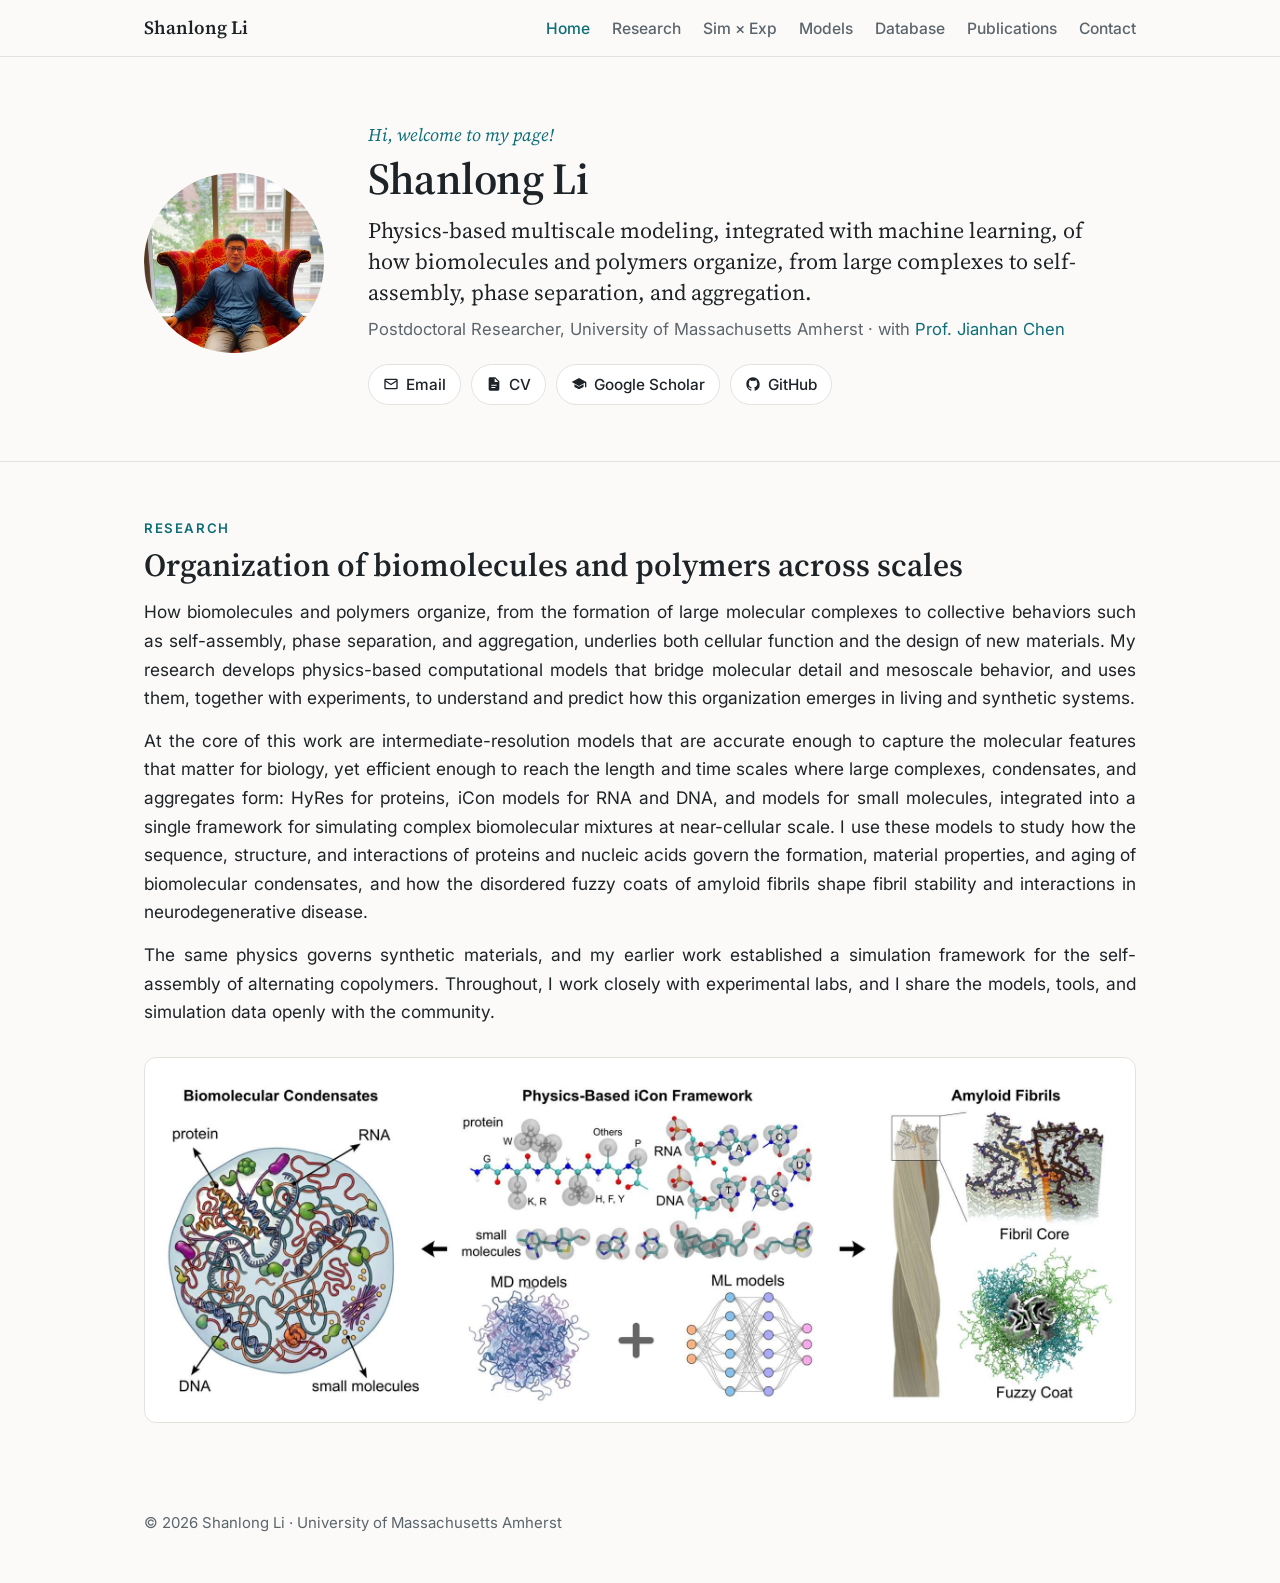
<file: index.html>
<!DOCTYPE html>
<html lang="en">
<head>
<meta charset="UTF-8">
<meta name="viewport" content="width=device-width, initial-scale=1.0">
<title>Shanlong Li — Multiscale Modeling of Biomolecules and Polymers</title>
<meta name="description" content="Shanlong Li, postdoctoral researcher at UMass Amherst, develops physics-based multiscale models, integrated with machine learning, to study biomolecular condensates, amyloid fibrils, and polymer self-assembly.">
<meta property="og:title" content="Shanlong Li — Multiscale Modeling of Biomolecules and Polymers">
<meta property="og:description" content="Physics-based multiscale modeling, integrated with machine learning, of how biomolecules and polymers organize, from large complexes to self-assembly, phase separation, and aggregation.">
<meta property="og:type" content="website">
<meta property="og:url" content="https://lslumass.github.io/">
<meta property="og:image" content="https://lslumass.github.io/images/profile.jpg">
<link rel="preconnect" href="https://fonts.googleapis.com">
<link rel="preconnect" href="https://fonts.gstatic.com" crossorigin>
<link href="https://fonts.googleapis.com/css2?family=Inter:wght@400;500;600&family=Source+Serif+4:opsz,wght@8..60,500;8..60,600&display=swap" rel="stylesheet">
<link rel="stylesheet" href="css/site.css?v=20261119c">
<link rel="icon" href="favicon.ico" sizes="any">
<link rel="icon" type="image/png" href="images/icon-192.png">
<link rel="apple-touch-icon" href="apple-touch-icon.png">
</head>
<body>

<nav class="nav" aria-label="Site">
  <div class="wrap">
    <a class="brand" href="index.html">Shanlong Li</a>
    <ul>
      <li><a href="index.html" aria-current="page">Home</a></li>
      <li><a href="research.html">Research</a></li>
      <li><a href="collaborations.html">Sim × Exp</a></li>
      <li><a href="models.html">Models</a></li>
      <li><a href="database.html">Database</a></li>
      <li><a href="publications.html">Publications</a></li>
      <li><a href="contact.html">Contact</a></li>
    </ul>
  </div>
</nav>

<header class="hero" id="top">
  <div class="wrap">
    <img src="images/profile.jpg" alt="Portrait of Shanlong Li" width="180" height="180">
    <div>
      <p class="welcome">Hi, welcome to my page!</p>
      <h1>Shanlong Li</h1>
      <p class="tagline">Physics-based multiscale modeling, integrated with machine learning, of how biomolecules and polymers organize, from large complexes to self-assembly, phase separation, and aggregation.</p>
      <p class="role">Postdoctoral Researcher, University of Massachusetts Amherst · with <a href="https://mdlab-um.github.io/lab/" target="_blank" rel="noopener">Prof. Jianhan Chen</a></p>
      <div class="links">
        <a class="btn" href="mailto:shanlongli@umass.edu">
          <svg viewBox="0 0 24 24" aria-hidden="true"><path d="M4 4h16a2 2 0 0 1 2 2v12a2 2 0 0 1-2 2H4a2 2 0 0 1-2-2V6a2 2 0 0 1 2-2zm0 2v.4l8 5.1 8-5.1V6H4zm16 2.75-8 5.1-8-5.1V18h16V8.75z"/></svg>Email</a>
        <a class="btn" href="cv.pdf" target="_blank" rel="noopener">
          <svg viewBox="0 0 24 24" aria-hidden="true"><path d="M6 2h8l6 6v12a2 2 0 0 1-2 2H6a2 2 0 0 1-2-2V4a2 2 0 0 1 2-2zm7 1.5V9h5.5L13 3.5zM8 13v1.6h8V13H8zm0 3.4V18h6v-1.6H8z"/></svg>CV</a>
        <a class="btn" href="https://scholar.google.com/citations?user=8XlBe40AAAAJ&hl=en" target="_blank" rel="noopener">
          <svg viewBox="0 0 24 24" aria-hidden="true"><path d="M12 3 1 9l11 6 9-4.91V17h2V9L12 3zm-6.82 9.4v4L12 20l6.82-3.6v-4L12 16l-6.82-3.6z"/></svg>Google Scholar</a>
        <a class="btn" href="https://github.com/lslumass" target="_blank" rel="noopener">
          <svg viewBox="0 0 24 24" aria-hidden="true"><path d="M12 2C6.48 2 2 6.5 2 12.25c0 4.52 2.87 8.36 6.84 9.72.5.09.66-.22.66-.48l-.01-1.7c-2.78.62-3.37-1.36-3.37-1.36-.45-1.18-1.11-1.49-1.11-1.49-.91-.64.07-.63.07-.63 1 .07 1.53 1.06 1.53 1.06.9 1.56 2.36 1.11 2.94.85.09-.66.35-1.11.63-1.36-2.22-.26-4.56-1.14-4.56-5.05 0-1.12.39-2.04 1.03-2.76-.1-.26-.45-1.29.1-2.68 0 0 .84-.28 2.76 1.05a9.15 9.15 0 0 1 5.02 0c1.93-1.33 2.76-1.05 2.76-1.05.55 1.39.2 2.41.1 2.68.64.72 1.03 1.64 1.03 2.76 0 3.92-2.34 4.78-4.57 5.04.36.32.68.95.68 1.91l-.01 2.84c0 .26.17.57.67.47A10.1 10.1 0 0 0 22 12.25C22 6.58 17.52 2 12 2z"/></svg>GitHub</a>
      </div>
    </div>
  </div>
</header>

<main>

<section id="summary" class="home-summary">
  <div class="wrap">
    <p class="eyebrow">Research</p>
    <h2>Organization of biomolecules and polymers across scales</h2>
    <div class="home-text">
      <p>How biomolecules and polymers organize, from the formation of large molecular complexes to collective behaviors such as self-assembly, phase separation, and aggregation, underlies both cellular function and the design of new materials. My research develops physics-based computational models that bridge molecular detail and mesoscale behavior, and uses them, together with experiments, to understand and predict how this organization emerges in living and synthetic systems.</p>
      <p>At the core of this work are intermediate-resolution models that are accurate enough to capture the molecular features that matter for biology, yet efficient enough to reach the length and time scales where large complexes, condensates, and aggregates form: HyRes for proteins, iCon models for RNA and DNA, and models for small molecules, integrated into a single framework for simulating complex biomolecular mixtures at near-cellular scale. I use these models to study how the sequence, structure, and interactions of proteins and nucleic acids govern the formation, material properties, and aging of biomolecular condensates, and how the disordered fuzzy coats of amyloid fibrils shape fibril stability and interactions in neurodegenerative disease.</p>
      <p>The same physics governs synthetic materials, and my earlier work established a simulation framework for the self-assembly of alternating copolymers. Throughout, I work closely with experimental labs, and I share the models, tools, and simulation data openly with the community.</p>
    </div>
    <figure class="home-overview">
      <img src="images/home_overview.jpg" alt="Physics-based iCon framework: intermediate-resolution protein, nucleic acid, and small-molecule models combined with machine learning, applied to biomolecular condensates and amyloid fibrils with their fuzzy coats" width="2050" height="704" loading="lazy">
    </figure>
  </div>
</section>


</main>

<footer>
  <div class="wrap">© 2026 Shanlong Li · University of Massachusetts Amherst</div>
</footer>
</body>
</html>
</file>
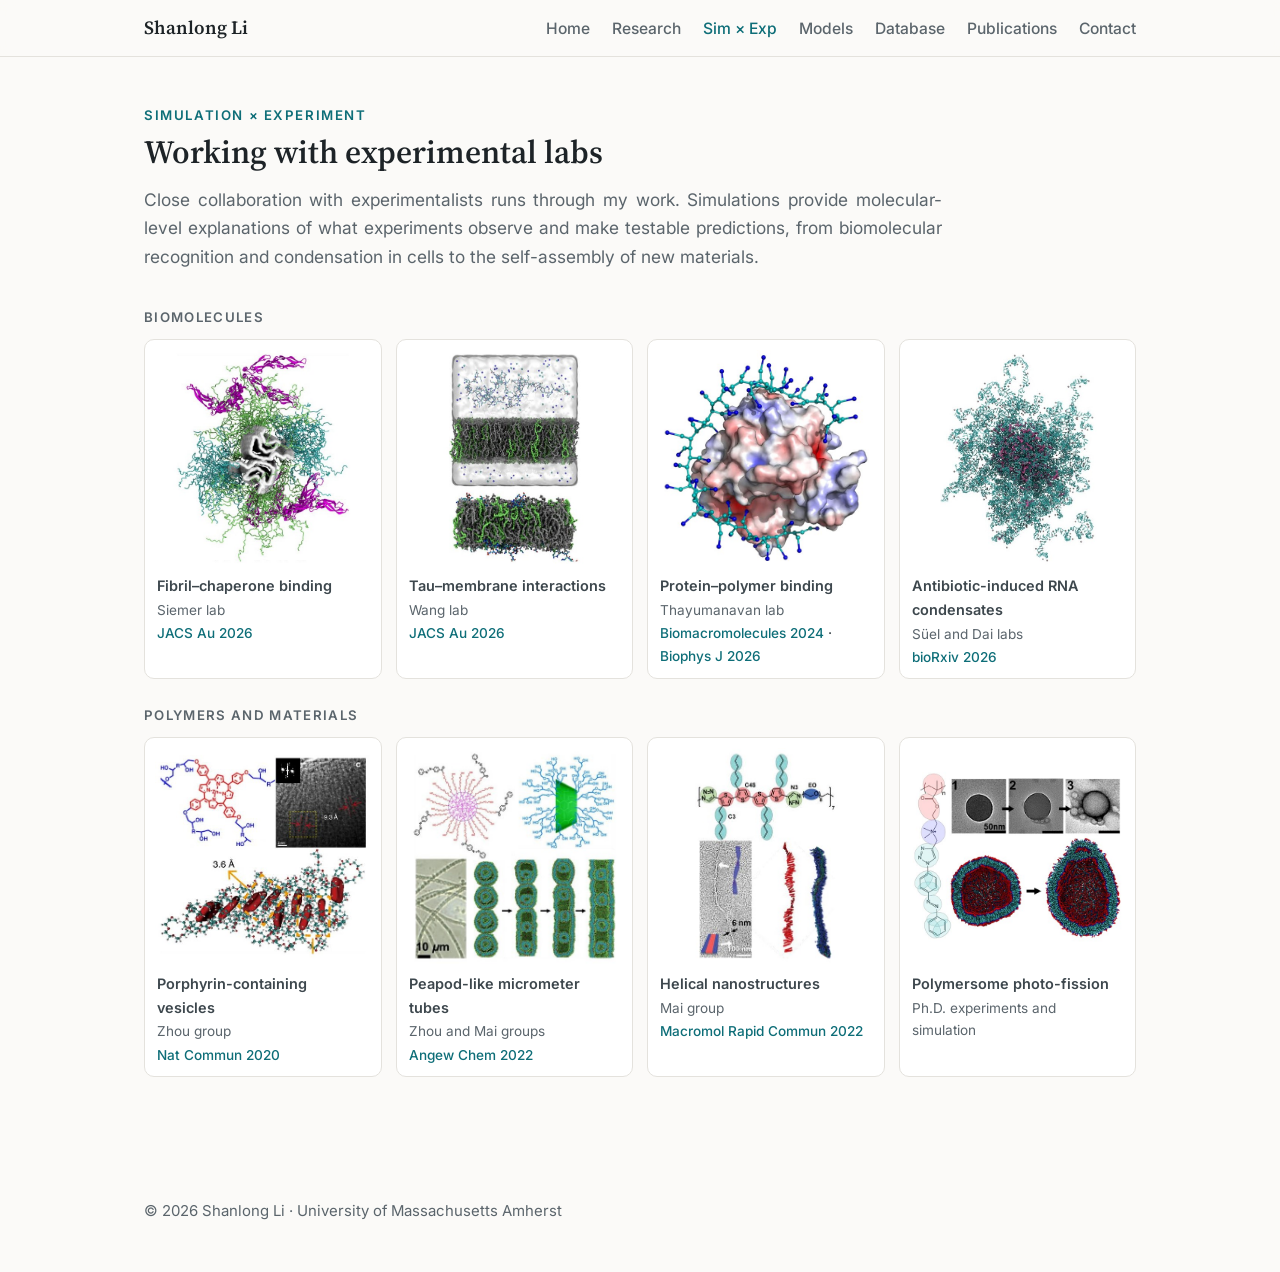
<file: collaborations.html>
<!DOCTYPE html>
<html lang="en">
<head>
<meta charset="UTF-8">
<meta name="viewport" content="width=device-width, initial-scale=1.0">
<title>Simulation × Experiment — Shanlong Li</title>
<meta name="description" content="Shanlong Li, postdoctoral researcher at UMass Amherst, develops physics-based multiscale models, integrated with machine learning, to study biomolecular condensates, amyloid fibrils, and polymer self-assembly.">
<meta property="og:title" content="Simulation × Experiment — Shanlong Li">
<meta property="og:description" content="Physics-based multiscale modeling, integrated with machine learning, of how biomolecules and polymers organize, from large complexes to self-assembly, phase separation, and aggregation.">
<meta property="og:type" content="website">
<meta property="og:url" content="https://lslumass.github.io/collaborations.html">
<meta property="og:image" content="https://lslumass.github.io/images/profile.jpg">
<link rel="preconnect" href="https://fonts.googleapis.com">
<link rel="preconnect" href="https://fonts.gstatic.com" crossorigin>
<link href="https://fonts.googleapis.com/css2?family=Inter:wght@400;500;600&family=Source+Serif+4:opsz,wght@8..60,500;8..60,600&display=swap" rel="stylesheet">
<link rel="stylesheet" href="css/site.css?v=20261119c">
<link rel="icon" href="favicon.ico" sizes="any">
<link rel="icon" type="image/png" href="images/icon-192.png">
<link rel="apple-touch-icon" href="apple-touch-icon.png">
</head>
<body>

<nav class="nav" aria-label="Site">
  <div class="wrap">
    <a class="brand" href="index.html">Shanlong Li</a>
    <ul>
      <li><a href="index.html">Home</a></li>
      <li><a href="research.html">Research</a></li>
      <li><a href="collaborations.html" aria-current="page">Sim × Exp</a></li>
      <li><a href="models.html">Models</a></li>
      <li><a href="database.html">Database</a></li>
      <li><a href="publications.html">Publications</a></li>
      <li><a href="contact.html">Contact</a></li>
    </ul>
  </div>
</nav>

<main>

<section id="collaborations" class="page-top">
  <div class="wrap">
    <p class="eyebrow">Simulation × Experiment</p>
    <h2>Working with experimental labs</h2>
    <p class="lede">Close collaboration with experimentalists runs through my work. Simulations provide molecular-level explanations of what experiments observe and make testable predictions, from biomolecular recognition and condensation in cells to the self-assembly of new materials.</p>
    <p class="tiles-label">Biomolecules</p>
    <div class="tiles collab-grid">
        <figure class="tile collab-card">
          <img src="images/collab_fibril_chaperone.jpg" alt="Chaperones binding the fuzzy coat of an α-synuclein fibril" width="600" height="600" loading="lazy">
          <figcaption><span>Fibril–chaperone binding</span><span class="lab">Siemer lab</span><span class="refs"><a href="https://doi.org/10.1021/jacsau.5c01266" target="_blank" rel="noopener">JACS Au 2026</a></span></figcaption>
        </figure>
        <figure class="tile collab-card">
          <img src="images/collab_tau_membrane.jpg" alt="Tau protein interacting with a lipid bilayer" width="600" height="600" loading="lazy">
          <figcaption><span>Tau–membrane interactions</span><span class="lab">Wang lab</span><span class="refs"><a href="https://doi.org/10.1021/jacsau.5c01563" target="_blank" rel="noopener">JACS Au 2026</a></span></figcaption>
        </figure>
        <figure class="tile collab-card">
          <img src="images/collab_protein_polymer.jpg" alt="Polymer chain wrapping a protein surface" width="600" height="600" loading="lazy">
          <figcaption><span>Protein–polymer binding</span><span class="lab">Thayumanavan lab</span><span class="refs"><a href="https://doi.org/10.1021/acs.biomac.4c00850" target="_blank" rel="noopener">Biomacromolecules 2024</a> · <a href="https://doi.org/10.1016/j.bpj.2025.11.012" target="_blank" rel="noopener">Biophys J 2026</a></span></figcaption>
        </figure>
        <figure class="tile collab-card">
          <img src="images/collab_antibiotic_rna.jpg" alt="Antibiotic-induced RNA condensate" width="600" height="600" loading="lazy">
          <figcaption><span>Antibiotic-induced RNA condensates</span><span class="lab">Süel and Dai labs</span><span class="refs"><a href="https://doi.org/10.64898/2026.08.17.745126" target="_blank" rel="noopener">bioRxiv 2026</a></span></figcaption>
        </figure>
    </div>
    <p class="tiles-label">Polymers and materials</p>
    <div class="tiles collab-grid">
        <figure class="tile collab-card">
          <img src="images/poly_porphyrin.jpg" alt="Porphyrin arrangement in supramolecular polymer vesicles" width="600" height="600" loading="lazy">
          <figcaption><span>Porphyrin-containing vesicles</span><span class="lab">Zhou group</span><span class="refs"><a href="https://doi.org/10.1038/s41467-020-15427-1" target="_blank" rel="noopener">Nat Commun 2020</a></span></figcaption>
        </figure>
        <figure class="tile collab-card">
          <img src="images/poly_hierarchical.jpg" alt="Hierarchical self-assembly into peapod-like micrometer tubes" width="600" height="600" loading="lazy">
          <figcaption><span>Peapod-like micrometer tubes</span><span class="lab">Zhou and Mai groups</span><span class="refs"><a href="https://doi.org/10.1002/anie.202213178" target="_blank" rel="noopener">Angew Chem 2022</a></span></figcaption>
        </figure>
        <figure class="tile collab-card">
          <img src="images/poly_nanosheet.jpg" alt="Helical nanostructures from a rod–coil alternating copolymer" width="600" height="600" loading="lazy">
          <figcaption><span>Helical nanostructures</span><span class="lab">Mai group</span><span class="refs"><a href="https://doi.org/10.1002/marc.202200437" target="_blank" rel="noopener">Macromol Rapid Commun 2022</a></span></figcaption>
        </figure>
        <figure class="tile collab-card">
          <img src="images/poly_photofission.jpg" alt="Light-triggered fission of polymersomes, from microscopy and simulation" width="600" height="600" loading="lazy">
          <figcaption><span>Polymersome photo-fission</span><span class="lab">Ph.D. experiments and simulation</span><span class="refs"></span></figcaption>
        </figure>
    </div>
  </div>
</section>

</main>

<footer>
  <div class="wrap">© 2026 Shanlong Li · University of Massachusetts Amherst</div>
</footer>
</body>
</html>
</file>
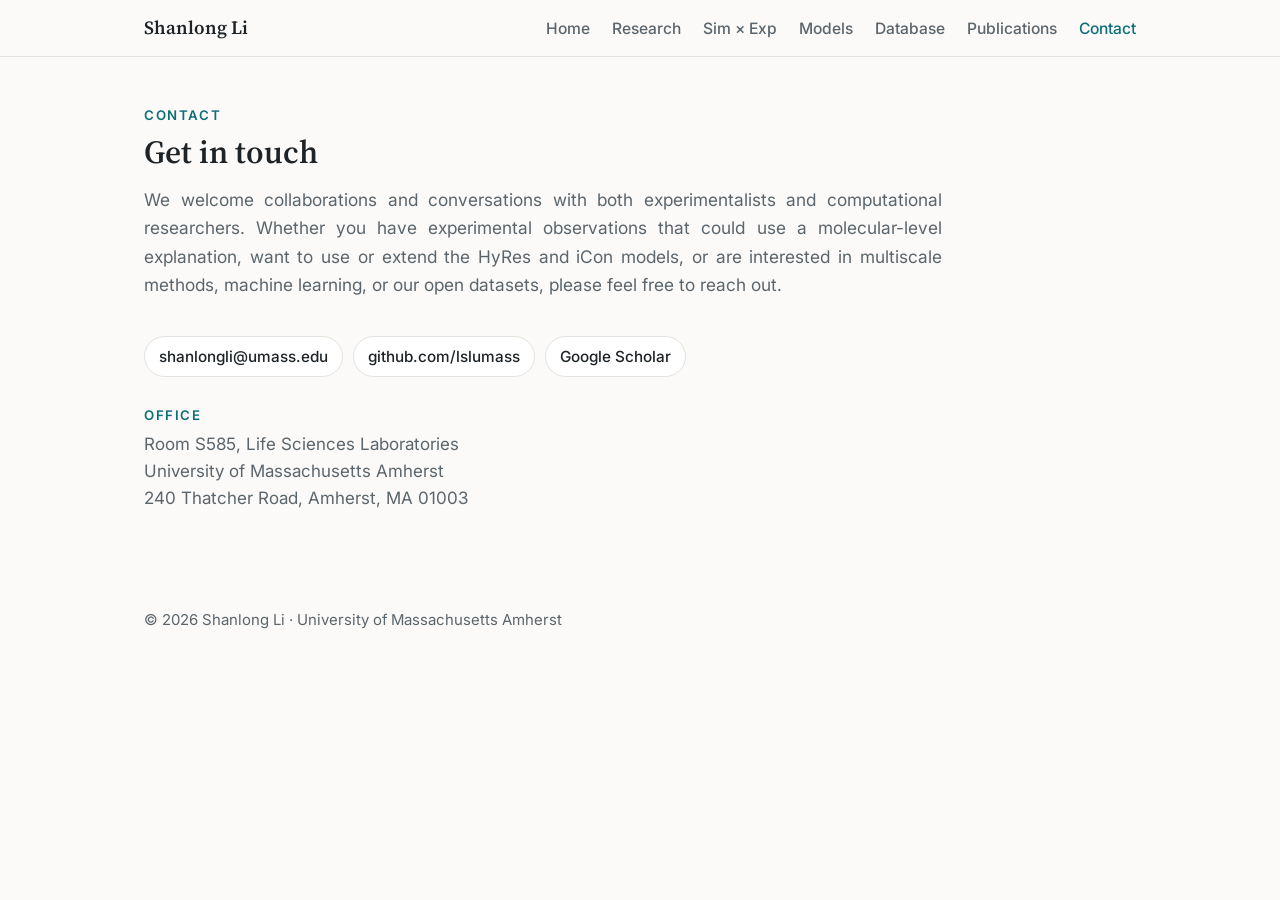
<file: contact.html>
<!DOCTYPE html>
<html lang="en">
<head>
<meta charset="UTF-8">
<meta name="viewport" content="width=device-width, initial-scale=1.0">
<title>Contact — Shanlong Li</title>
<meta name="description" content="Shanlong Li, postdoctoral researcher at UMass Amherst, develops physics-based multiscale models, integrated with machine learning, to study biomolecular condensates, amyloid fibrils, and polymer self-assembly.">
<meta property="og:title" content="Contact — Shanlong Li">
<meta property="og:description" content="Physics-based multiscale modeling, integrated with machine learning, of how biomolecules and polymers organize, from large complexes to self-assembly, phase separation, and aggregation.">
<meta property="og:type" content="website">
<meta property="og:url" content="https://lslumass.github.io/contact.html">
<meta property="og:image" content="https://lslumass.github.io/images/profile.jpg">
<link rel="preconnect" href="https://fonts.googleapis.com">
<link rel="preconnect" href="https://fonts.gstatic.com" crossorigin>
<link href="https://fonts.googleapis.com/css2?family=Inter:wght@400;500;600&family=Source+Serif+4:opsz,wght@8..60,500;8..60,600&display=swap" rel="stylesheet">
<link rel="stylesheet" href="css/site.css?v=20261119c">
<link rel="icon" href="favicon.ico" sizes="any">
<link rel="icon" type="image/png" href="images/icon-192.png">
<link rel="apple-touch-icon" href="apple-touch-icon.png">
</head>
<body>

<nav class="nav" aria-label="Site">
  <div class="wrap">
    <a class="brand" href="index.html">Shanlong Li</a>
    <ul>
      <li><a href="index.html">Home</a></li>
      <li><a href="research.html">Research</a></li>
      <li><a href="collaborations.html">Sim × Exp</a></li>
      <li><a href="models.html">Models</a></li>
      <li><a href="database.html">Database</a></li>
      <li><a href="publications.html">Publications</a></li>
      <li><a href="contact.html" aria-current="page">Contact</a></li>
    </ul>
  </div>
</nav>

<main>

<section id="contact" class="page-top">
  <div class="wrap">
    <p class="eyebrow">Contact</p>
    <h2>Get in touch</h2>
    <p class="lede">We welcome collaborations and conversations with both experimentalists and computational researchers. Whether you have experimental observations that could use a molecular-level explanation, want to use or extend the HyRes and iCon models, or are interested in multiscale methods, machine learning, or our open datasets, please feel free to reach out.</p>
    <div class="contact-grid">
      <a class="btn" href="mailto:shanlongli@umass.edu">shanlongli@umass.edu</a>
      <a class="btn" href="https://github.com/lslumass" target="_blank" rel="noopener">github.com/lslumass</a>
      <a class="btn" href="https://scholar.google.com/citations?user=8XlBe40AAAAJ&hl=en" target="_blank" rel="noopener">Google Scholar</a>
    </div>
    <address class="office">
      <span class="office-label">Office</span>
      Room S585, Life Sciences Laboratories<br>
      University of Massachusetts Amherst<br>
      240 Thatcher Road, Amherst, MA 01003
    </address>
  </div>
</section>

</main>

<footer>
  <div class="wrap">© 2026 Shanlong Li · University of Massachusetts Amherst</div>
</footer>
</body>
</html>
</file>
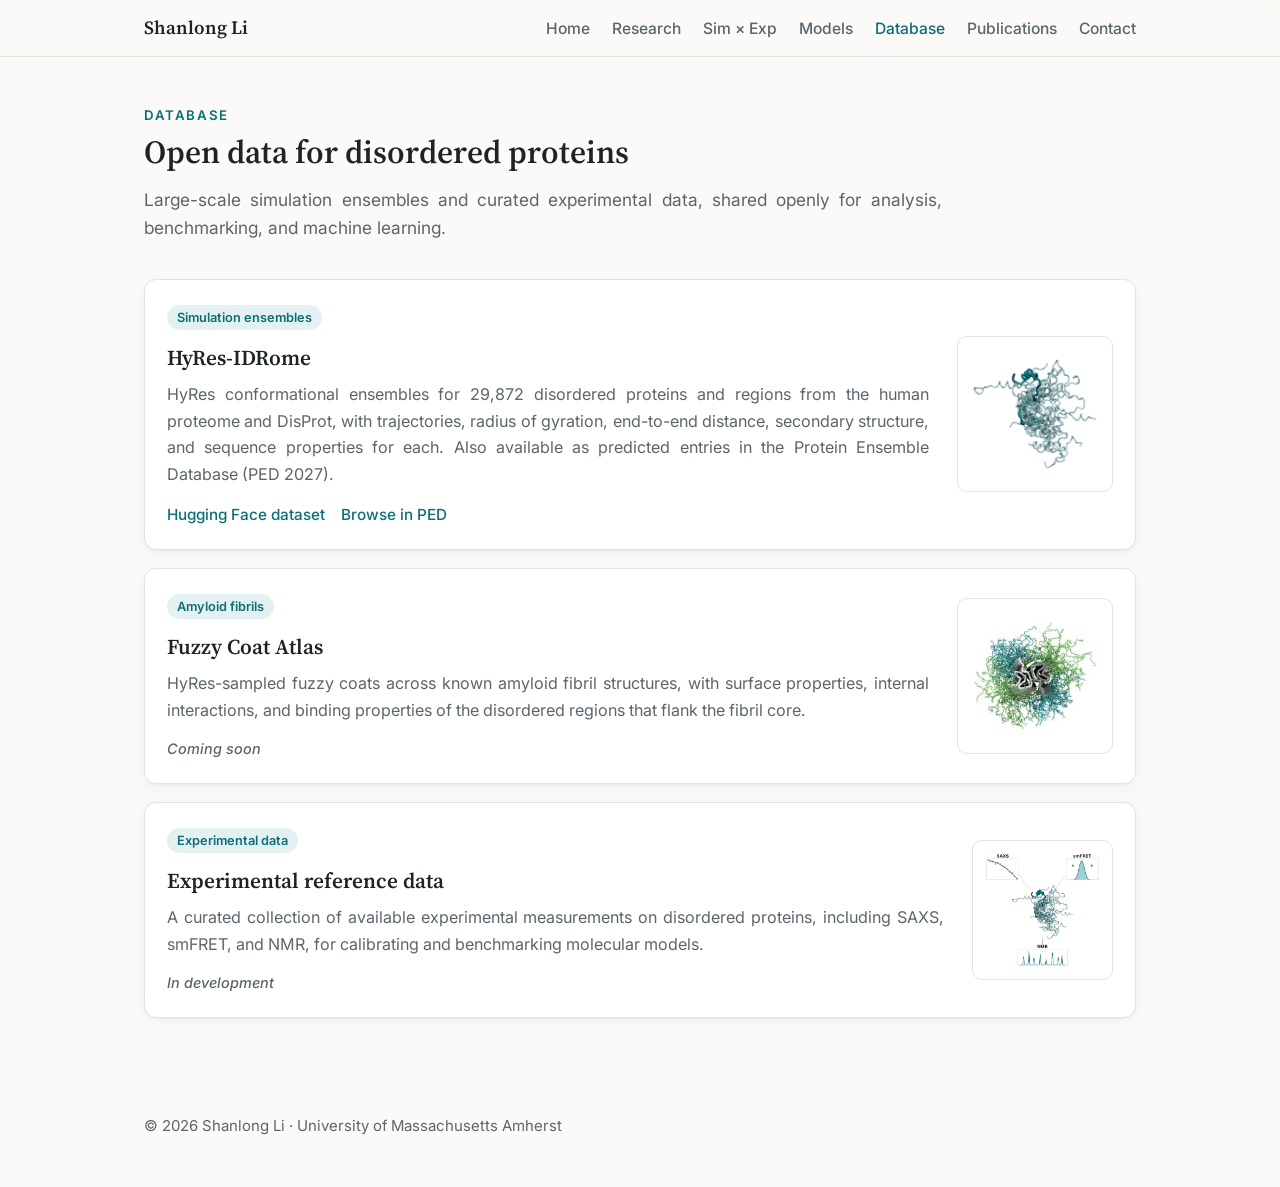
<file: database.html>
<!DOCTYPE html>
<html lang="en">
<head>
<meta charset="UTF-8">
<meta name="viewport" content="width=device-width, initial-scale=1.0">
<title>Database — Shanlong Li</title>
<meta name="description" content="Shanlong Li, postdoctoral researcher at UMass Amherst, develops physics-based multiscale models, integrated with machine learning, to study biomolecular condensates, amyloid fibrils, and polymer self-assembly.">
<meta property="og:title" content="Database — Shanlong Li">
<meta property="og:description" content="Physics-based multiscale modeling, integrated with machine learning, of how biomolecules and polymers organize, from large complexes to self-assembly, phase separation, and aggregation.">
<meta property="og:type" content="website">
<meta property="og:url" content="https://lslumass.github.io/database.html">
<meta property="og:image" content="https://lslumass.github.io/images/profile.jpg">
<link rel="preconnect" href="https://fonts.googleapis.com">
<link rel="preconnect" href="https://fonts.gstatic.com" crossorigin>
<link href="https://fonts.googleapis.com/css2?family=Inter:wght@400;500;600&family=Source+Serif+4:opsz,wght@8..60,500;8..60,600&display=swap" rel="stylesheet">
<link rel="stylesheet" href="css/site.css?v=20261119c">
<link rel="icon" href="favicon.ico" sizes="any">
<link rel="icon" type="image/png" href="images/icon-192.png">
<link rel="apple-touch-icon" href="apple-touch-icon.png">
</head>
<body>

<nav class="nav" aria-label="Site">
  <div class="wrap">
    <a class="brand" href="index.html">Shanlong Li</a>
    <ul>
      <li><a href="index.html">Home</a></li>
      <li><a href="research.html">Research</a></li>
      <li><a href="collaborations.html">Sim × Exp</a></li>
      <li><a href="models.html">Models</a></li>
      <li><a href="database.html" aria-current="page">Database</a></li>
      <li><a href="publications.html">Publications</a></li>
      <li><a href="contact.html">Contact</a></li>
    </ul>
  </div>
</nav>

<main>

<section id="database" class="page-top">
  <div class="wrap">
    <p class="eyebrow">Database</p>
    <h2>Open data for disordered proteins</h2>
    <p class="lede">Large-scale simulation ensembles and curated experimental data, shared openly for analysis, benchmarking, and machine learning.</p>

    <div class="db-rows">
      <div class="db-row">
        <div class="db-text">
        <span class="tag">Simulation ensembles</span>
        <h3>HyRes-IDRome</h3>
        <p>HyRes conformational ensembles for 29,872 disordered proteins and regions from the human proteome and DisProt, with trajectories, radius of gyration, end-to-end distance, secondary structure, and sequence properties for each. Also available as predicted entries in the Protein Ensemble Database (PED 2027).</p>
        <div class="actions">
          <a href="https://huggingface.co/datasets/mdlab-um/HyRes-IDRome" target="_blank" rel="noopener">Hugging Face dataset</a>
          <a href="https://proteinensemble.org/browse" target="_blank" rel="noopener">Browse in PED</a>
        </div>
        </div>
        <figure class="db-fig"><img src="images/db_idp_ensemble.jpg" alt="HyRes conformational ensemble of a disordered protein region, with one conformation highlighted" width="560" height="560" loading="lazy"></figure>
      </div>
      <div class="db-row">
        <div class="db-text">
        <span class="tag">Amyloid fibrils</span>
        <h3>Fuzzy Coat Atlas</h3>
        <p>HyRes-sampled fuzzy coats across known amyloid fibril structures, with surface properties, internal interactions, and binding properties of the disordered regions that flank the fibril core.</p>
        <div class="actions"><span class="soon">Coming soon</span></div>
        </div>
        <figure class="db-fig"><img src="images/db_fuzzy_coat.jpg" alt="Amyloid fibril core viewed along its axis, surrounded by its disordered fuzzy coat" width="356" height="356" loading="lazy"></figure>
      </div>
      <div class="db-row">
        <div class="db-text">
        <span class="tag">Experimental data</span>
        <h3>Experimental reference data</h3>
        <p>A curated collection of available experimental measurements on disordered proteins, including SAXS, smFRET, and NMR, for calibrating and benchmarking molecular models.</p>
        <div class="actions"><span class="soon">In development</span></div>
        </div>
        <figure class="db-fig db-fig-sm"><img src="images/db_techniques.jpg" alt="Schematic of a disordered protein ensemble probed by SAXS, smFRET, and NMR" width="778" height="773" loading="lazy"></figure>
      </div>
    </div>
  </div>
</section>

</main>

<footer>
  <div class="wrap">© 2026 Shanlong Li · University of Massachusetts Amherst</div>
</footer>
</body>
</html>
</file>
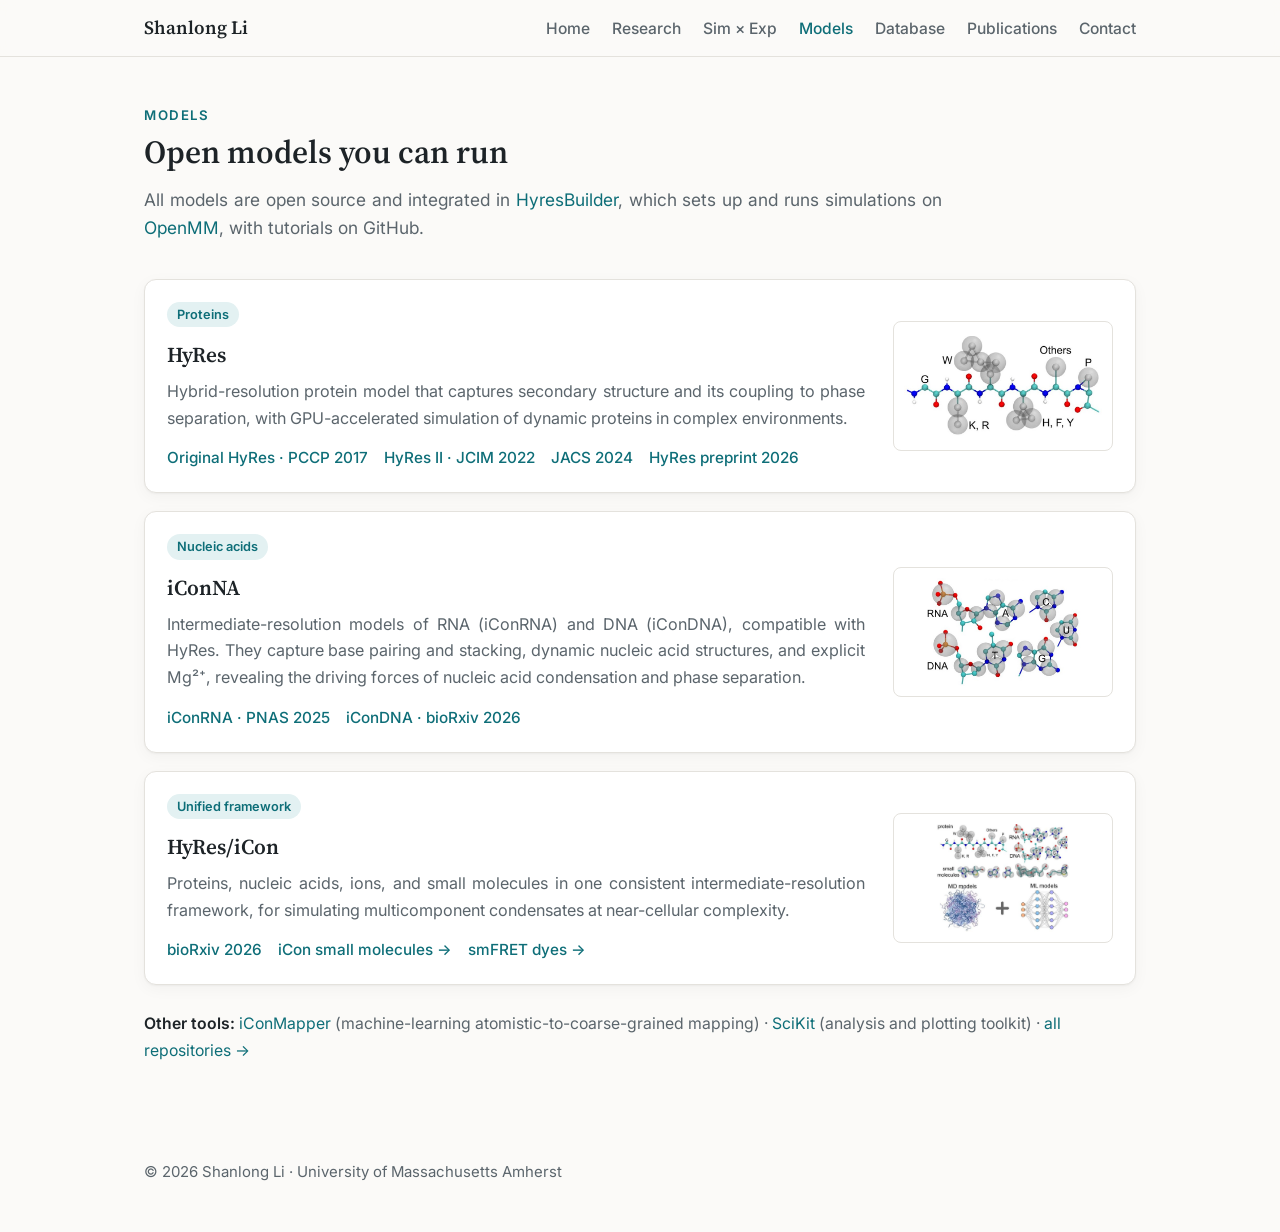
<file: models.html>
<!DOCTYPE html>
<html lang="en">
<head>
<meta charset="UTF-8">
<meta name="viewport" content="width=device-width, initial-scale=1.0">
<title>Models — Shanlong Li</title>
<meta name="description" content="Shanlong Li, postdoctoral researcher at UMass Amherst, develops physics-based multiscale models, integrated with machine learning, to study biomolecular condensates, amyloid fibrils, and polymer self-assembly.">
<meta property="og:title" content="Models — Shanlong Li">
<meta property="og:description" content="Physics-based multiscale modeling, integrated with machine learning, of how biomolecules and polymers organize, from large complexes to self-assembly, phase separation, and aggregation.">
<meta property="og:type" content="website">
<meta property="og:url" content="https://lslumass.github.io/models.html">
<meta property="og:image" content="https://lslumass.github.io/images/profile.jpg">
<link rel="preconnect" href="https://fonts.googleapis.com">
<link rel="preconnect" href="https://fonts.gstatic.com" crossorigin>
<link href="https://fonts.googleapis.com/css2?family=Inter:wght@400;500;600&family=Source+Serif+4:opsz,wght@8..60,500;8..60,600&display=swap" rel="stylesheet">
<link rel="stylesheet" href="css/site.css?v=20261119c">
<link rel="icon" href="favicon.ico" sizes="any">
<link rel="icon" type="image/png" href="images/icon-192.png">
<link rel="apple-touch-icon" href="apple-touch-icon.png">
</head>
<body>

<nav class="nav" aria-label="Site">
  <div class="wrap">
    <a class="brand" href="index.html">Shanlong Li</a>
    <ul>
      <li><a href="index.html">Home</a></li>
      <li><a href="research.html">Research</a></li>
      <li><a href="collaborations.html">Sim × Exp</a></li>
      <li><a href="models.html" aria-current="page">Models</a></li>
      <li><a href="database.html">Database</a></li>
      <li><a href="publications.html">Publications</a></li>
      <li><a href="contact.html">Contact</a></li>
    </ul>
  </div>
</nav>

<main>

<section id="models" class="page-top">
  <div class="wrap">
    <p class="eyebrow">Models</p>
    <h2>Open models you can run</h2>
    <p class="lede">All models are open source and integrated in <a href="https://github.com/lslumass/HyresBuilder" target="_blank" rel="noopener">HyresBuilder</a>, which sets up and runs simulations on <a href="https://openmm.org" target="_blank" rel="noopener">OpenMM</a>, with tutorials on GitHub.</p>

    <div class="cards model-rows">
      <article class="card">
        <div class="card-body">
        <span class="tag">Proteins</span>
        <h3>HyRes</h3>
        <p>Hybrid-resolution protein model that captures secondary structure and its coupling to phase separation, with GPU-accelerated simulation of dynamic proteins in complex environments.</p>
        <div class="actions">
          <a href="https://doi.org/10.1039/c7cp06736d" target="_blank" rel="noopener">Original HyRes · PCCP 2017</a>
          <a href="https://doi.org/10.1021/acs.jcim.2c00974" target="_blank" rel="noopener">HyRes II · JCIM 2022</a>
          <a href="https://doi.org/10.1021/jacs.3c09195" target="_blank" rel="noopener">JACS 2024</a>
          <a href="https://doi.org/10.64898/2026.06.23.734133" target="_blank" rel="noopener">HyRes preprint 2026</a>
        </div>
        </div>
        <figure class="card-fig"><img src="images/models/hyres.jpg" alt="HyRes bead mapping of a peptide" loading="lazy"></figure>
      </article>
      <article class="card">
        <div class="card-body">
        <span class="tag">Nucleic acids</span>
        <h3>iConNA</h3>
        <p>Intermediate-resolution models of RNA (iConRNA) and DNA (iConDNA), compatible with HyRes. They capture base pairing and stacking, dynamic nucleic acid structures, and explicit Mg²⁺, revealing the driving forces of nucleic acid condensation and phase separation.</p>
        <div class="actions">
          <a href="https://doi.org/10.1073/pnas.2504583122" target="_blank" rel="noopener">iConRNA · PNAS 2025</a>
          <a href="https://doi.org/10.64898/2026.09.14.751430" target="_blank" rel="noopener">iConDNA · bioRxiv 2026</a>
        </div>
        </div>
        <figure class="card-fig"><img src="images/models/iconna.jpg" alt="iConNA bead mappings of RNA and DNA nucleotides and the A, C, G, T and U bases" loading="lazy"></figure>
      </article>
      <article class="card">
        <div class="card-body">
        <span class="tag">Unified framework</span>
        <h3>HyRes/iCon</h3>
        <p>Proteins, nucleic acids, ions, and small molecules in one consistent intermediate-resolution framework, for simulating multicomponent condensates at near-cellular complexity.</p>
        <div class="actions">
          <a href="https://doi.org/10.64898/2026.09.15.751913" target="_blank" rel="noopener">bioRxiv 2026</a>
          <a href="small-molecules.html">iCon small molecules →</a>
          <a href="smfret-dyes.html">smFRET dyes →</a>
        </div>
        </div>
        <figure class="card-fig"><img src="images/models/hyres_icon.jpg" alt="Proteins, nucleic acids and small molecules in one framework, combined with MD and machine learning" loading="lazy"></figure>
      </article>
    </div>

    <p class="more-tools"><strong>Other tools:</strong>
      <a href="small-molecules.html">iConMapper</a> (machine-learning atomistic-to-coarse-grained mapping) ·
      <a href="https://github.com/lslumass/SciKit" target="_blank" rel="noopener">SciKit</a> (analysis and plotting toolkit) ·
      <a href="https://github.com/lslumass?tab=repositories" target="_blank" rel="noopener">all repositories →</a>
    </p>
  </div>
</section>

</main>

<footer>
  <div class="wrap">© 2026 Shanlong Li · University of Massachusetts Amherst</div>
</footer>
</body>
</html>
</file>
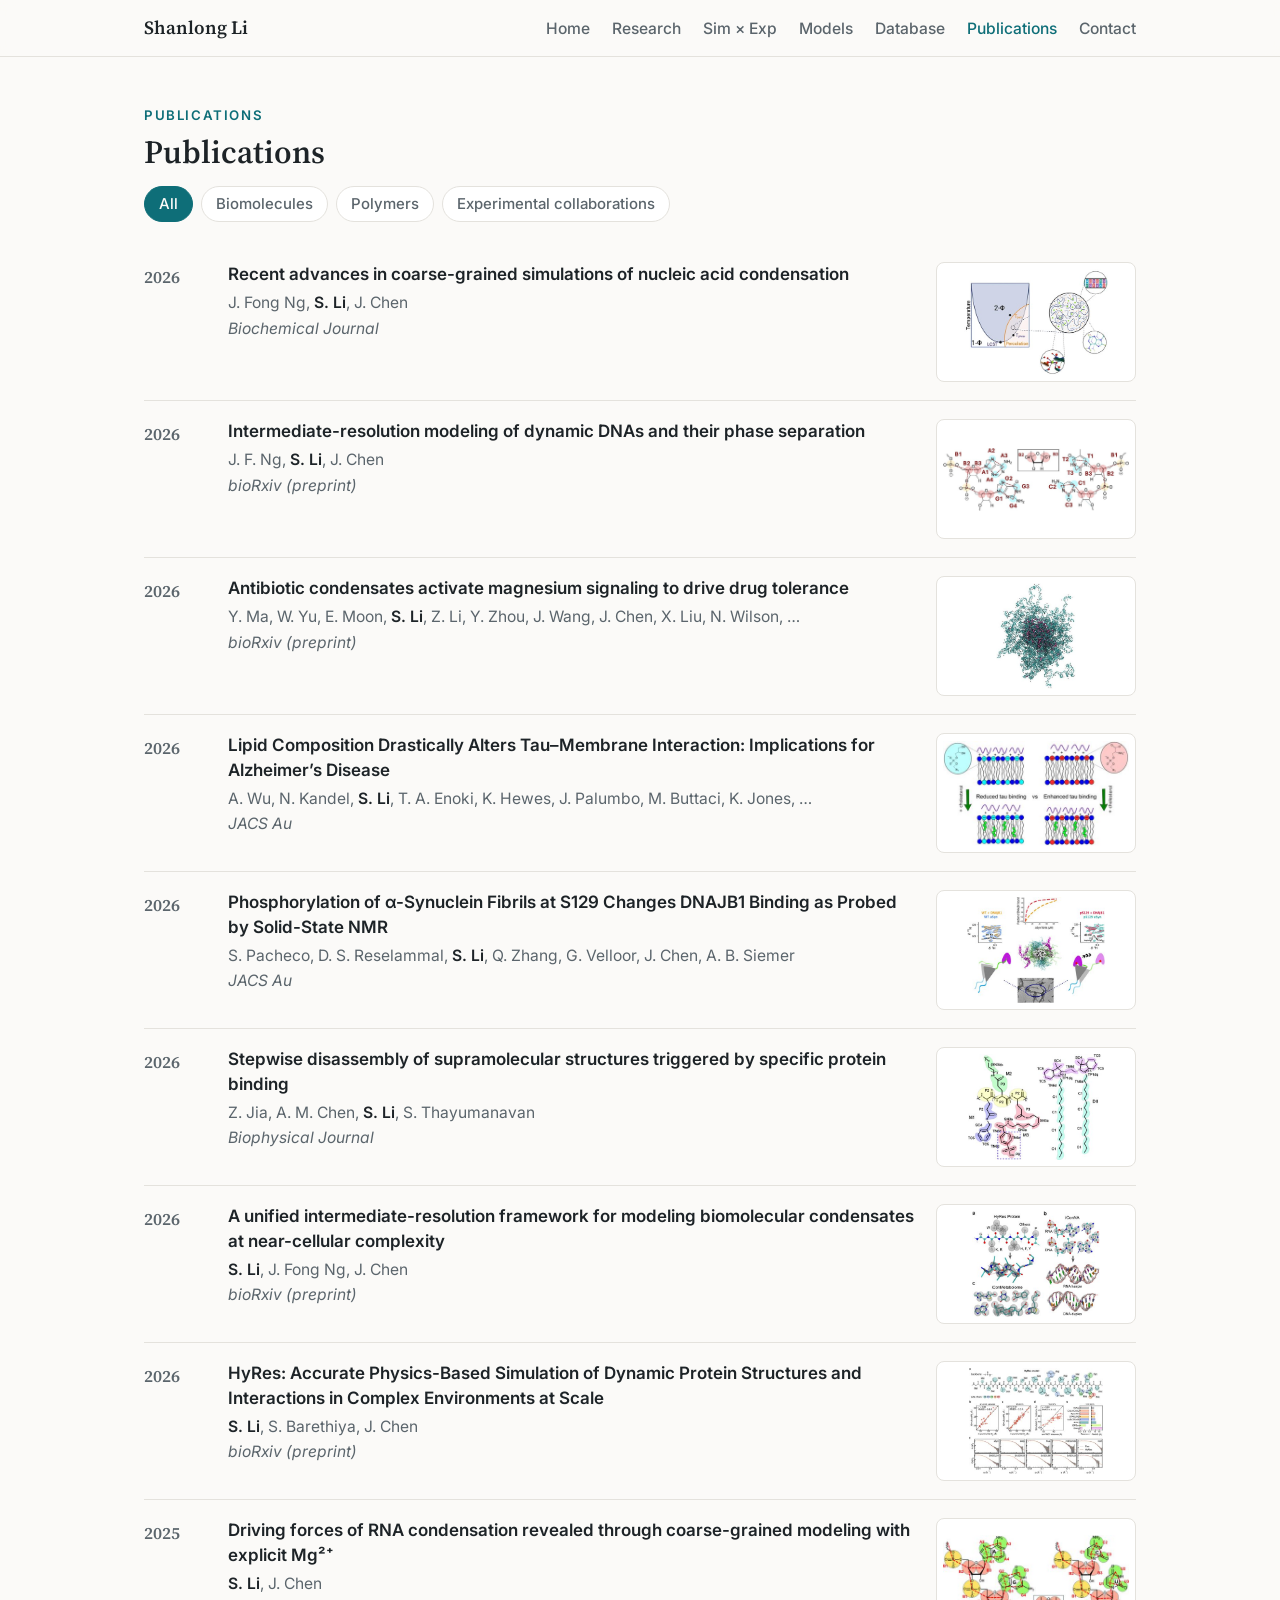
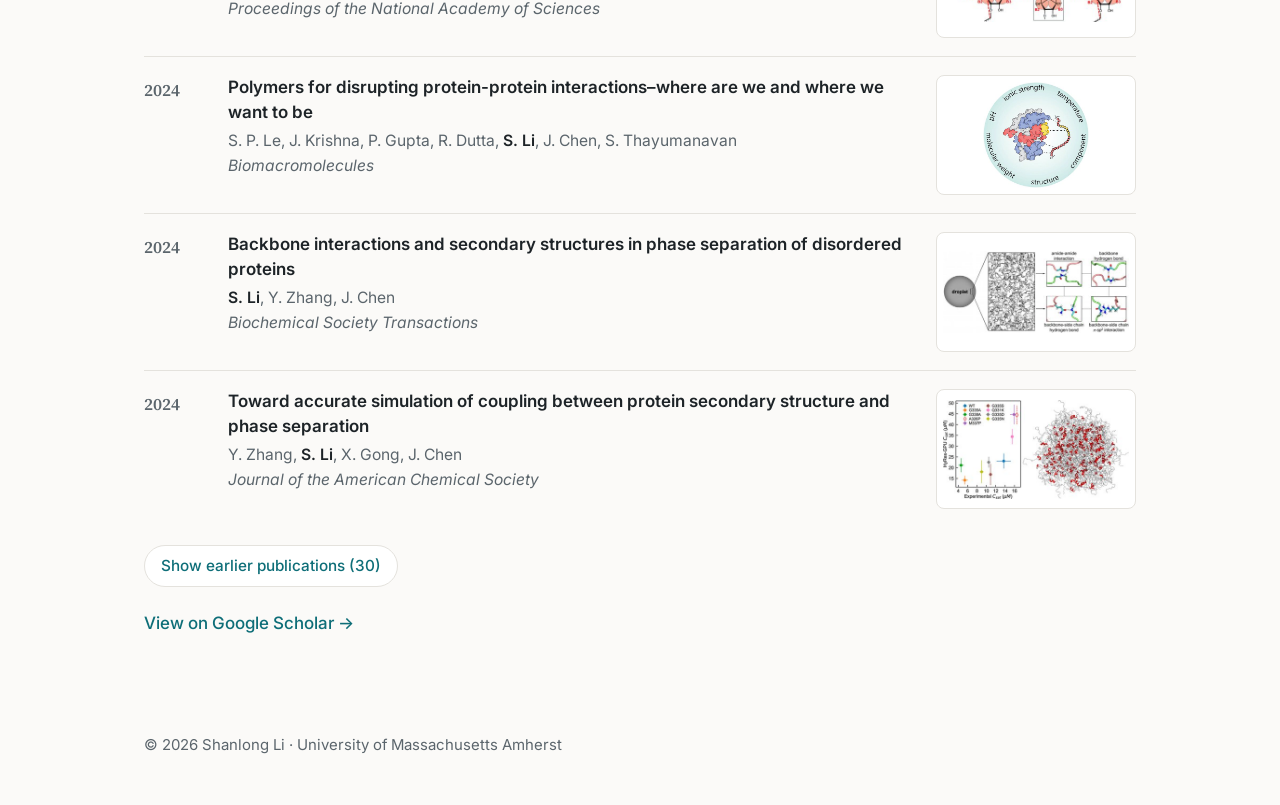
<file: publications.html>
<!DOCTYPE html>
<html lang="en">
<head>
<meta charset="UTF-8">
<meta name="viewport" content="width=device-width, initial-scale=1.0">
<title>Publications — Shanlong Li</title>
<meta name="description" content="Shanlong Li, postdoctoral researcher at UMass Amherst, develops physics-based multiscale models, integrated with machine learning, to study biomolecular condensates, amyloid fibrils, and polymer self-assembly.">
<meta property="og:title" content="Publications — Shanlong Li">
<meta property="og:description" content="Physics-based multiscale modeling, integrated with machine learning, of how biomolecules and polymers organize, from large complexes to self-assembly, phase separation, and aggregation.">
<meta property="og:type" content="website">
<meta property="og:url" content="https://lslumass.github.io/publications.html">
<meta property="og:image" content="https://lslumass.github.io/images/profile.jpg">
<link rel="preconnect" href="https://fonts.googleapis.com">
<link rel="preconnect" href="https://fonts.gstatic.com" crossorigin>
<link href="https://fonts.googleapis.com/css2?family=Inter:wght@400;500;600&family=Source+Serif+4:opsz,wght@8..60,500;8..60,600&display=swap" rel="stylesheet">
<link rel="stylesheet" href="css/site.css?v=20261119c">
<link rel="icon" href="favicon.ico" sizes="any">
<link rel="icon" type="image/png" href="images/icon-192.png">
<link rel="apple-touch-icon" href="apple-touch-icon.png">
</head>
<body>

<nav class="nav" aria-label="Site">
  <div class="wrap">
    <a class="brand" href="index.html">Shanlong Li</a>
    <ul>
      <li><a href="index.html">Home</a></li>
      <li><a href="research.html">Research</a></li>
      <li><a href="collaborations.html">Sim × Exp</a></li>
      <li><a href="models.html">Models</a></li>
      <li><a href="database.html">Database</a></li>
      <li><a href="publications.html" aria-current="page">Publications</a></li>
      <li><a href="contact.html">Contact</a></li>
    </ul>
  </div>
</nav>

<main>

<section id="publications" class="page-top">
  <div class="wrap">
    <p class="eyebrow">Publications</p>
    <h2>Publications</h2>

    <div class="filters" role="group" aria-label="Filter publications by theme">
      <button class="chip" type="button" data-filter="all" aria-pressed="true">All</button>
      <button class="chip" type="button" data-filter="bio" aria-pressed="false">Biomolecules</button>
      <button class="chip" type="button" data-filter="polymers" aria-pressed="false">Polymers</button>
      <button class="chip" type="button" data-filter="collab" aria-pressed="false">Experimental collaborations</button>
    </div>

    <!-- To add a paper: copy one <li>; data-topics takes bio, polymers, and/or collab (one per filter button). -->
    <ol class="pubs" reversed>
      <li class="pub" data-topics="bio">
        <span class="yr">2026</span>
        <div>
          <p class="title"><a href="https://doi.org/10.1042/bcj20260251" target="_blank" rel="noopener">Recent advances in coarse-grained simulations of nucleic acid condensation</a></p>
          <p class="authors">J. Fong Ng, <b>S. Li</b>, J. Chen</p>
          <p class="venue">Biochemical Journal</p>
        </div>
        <a class="toc" href="https://doi.org/10.1042/bcj20260251" target="_blank" rel="noopener" tabindex="-1" aria-hidden="true"><img src="images/toc/bcj20260251.jpg" alt="" loading="lazy"></a>
      </li>
      <li class="pub" data-topics="bio">
        <span class="yr">2026</span>
        <div>
          <p class="title"><a href="https://doi.org/10.64898/2026.09.14.751430" target="_blank" rel="noopener">Intermediate-resolution modeling of dynamic DNAs and their phase separation</a></p>
          <p class="authors">J. F. Ng, <b>S. Li</b>, J. Chen</p>
          <p class="venue">bioRxiv (preprint)</p>
        </div>
        <a class="toc" href="https://doi.org/10.64898/2026.09.14.751430" target="_blank" rel="noopener" tabindex="-1" aria-hidden="true"><img src="images/toc/751430.jpg" alt="" loading="lazy"></a>
      </li>
      <li class="pub" data-topics="bio collab">
        <span class="yr">2026</span>
        <div>
          <p class="title"><a href="https://doi.org/10.64898/2026.08.17.745126" target="_blank" rel="noopener">Antibiotic condensates activate magnesium signaling to drive drug tolerance</a></p>
          <p class="authors">Y. Ma, W. Yu, E. Moon, <b>S. Li</b>, Z. Li, Y. Zhou, J. Wang, J. Chen, X. Liu, N. Wilson, …</p>
          <p class="venue">bioRxiv (preprint)</p>
        </div>
        <a class="toc" href="https://doi.org/10.64898/2026.08.17.745126" target="_blank" rel="noopener" tabindex="-1" aria-hidden="true"><img src="images/toc/745126.jpg" alt="" loading="lazy"></a>
      </li>
      <li class="pub" data-topics="bio collab">
        <span class="yr">2026</span>
        <div>
          <p class="title"><a href="https://doi.org/10.1021/jacsau.5c01563" target="_blank" rel="noopener">Lipid Composition Drastically Alters Tau–Membrane Interaction: Implications for Alzheimer’s Disease</a></p>
          <p class="authors">A. Wu, N. Kandel, <b>S. Li</b>, T. A. Enoki, K. Hewes, J. Palumbo, M. Buttaci, K. Jones, …</p>
          <p class="venue">JACS Au</p>
        </div>
        <a class="toc" href="https://doi.org/10.1021/jacsau.5c01563" target="_blank" rel="noopener" tabindex="-1" aria-hidden="true"><img src="images/toc/jacsau.5c01563.jpg" alt="" loading="lazy"></a>
      </li>
      <li class="pub" data-topics="bio collab">
        <span class="yr">2026</span>
        <div>
          <p class="title"><a href="https://doi.org/10.1021/jacsau.5c01266" target="_blank" rel="noopener">Phosphorylation of α-Synuclein Fibrils at S129 Changes DNAJB1 Binding as Probed by Solid-State NMR</a></p>
          <p class="authors">S. Pacheco, D. S. Reselammal, <b>S. Li</b>, Q. Zhang, G. Velloor, J. Chen, A. B. Siemer</p>
          <p class="venue">JACS Au</p>
        </div>
        <a class="toc" href="https://doi.org/10.1021/jacsau.5c01266" target="_blank" rel="noopener" tabindex="-1" aria-hidden="true"><img src="images/toc/jacsau.5c01266.jpg" alt="" loading="lazy"></a>
      </li>
      <li class="pub" data-topics="bio polymers collab">
        <span class="yr">2026</span>
        <div>
          <p class="title"><a href="https://doi.org/10.1016/j.bpj.2025.11.012" target="_blank" rel="noopener">Stepwise disassembly of supramolecular structures triggered by specific protein binding</a></p>
          <p class="authors">Z. Jia, A. M. Chen, <b>S. Li</b>, S. Thayumanavan</p>
          <p class="venue">Biophysical Journal</p>
        </div>
        <a class="toc" href="https://doi.org/10.1016/j.bpj.2025.11.012" target="_blank" rel="noopener" tabindex="-1" aria-hidden="true"><img src="images/toc/bpj.2025.11.012.jpg" alt="" loading="lazy"></a>
      </li>
      <li class="pub" data-topics="bio">
        <span class="yr">2026</span>
        <div>
          <p class="title"><a href="https://doi.org/10.64898/2026.09.15.751913" target="_blank" rel="noopener">A unified intermediate-resolution framework for modeling biomolecular condensates at near-cellular complexity</a></p>
          <p class="authors"><b>S. Li</b>, J. Fong Ng, J. Chen</p>
          <p class="venue">bioRxiv (preprint)</p>
        </div>
        <a class="toc" href="https://doi.org/10.64898/2026.09.15.751913" target="_blank" rel="noopener" tabindex="-1" aria-hidden="true"><img src="images/toc/751913.jpg" alt="" loading="lazy"></a>
      </li>
      <li class="pub" data-topics="bio">
        <span class="yr">2026</span>
        <div>
          <p class="title"><a href="https://doi.org/10.64898/2026.06.23.734133" target="_blank" rel="noopener">HyRes: Accurate Physics-Based Simulation of Dynamic Protein Structures and Interactions in Complex Environments at Scale</a></p>
          <p class="authors"><b>S. Li</b>, S. Barethiya, J. Chen</p>
          <p class="venue">bioRxiv (preprint)</p>
        </div>
        <a class="toc" href="https://doi.org/10.64898/2026.06.23.734133" target="_blank" rel="noopener" tabindex="-1" aria-hidden="true"><img src="images/toc/734133.jpg" alt="" loading="lazy"></a>
      </li>
      <li class="pub" data-topics="bio">
        <span class="yr">2025</span>
        <div>
          <p class="title"><a href="https://doi.org/10.1073/pnas.2504583122" target="_blank" rel="noopener">Driving forces of RNA condensation revealed through coarse-grained modeling with explicit Mg²⁺</a></p>
          <p class="authors"><b>S. Li</b>, J. Chen</p>
          <p class="venue">Proceedings of the National Academy of Sciences</p>
        </div>
        <a class="toc" href="https://doi.org/10.1073/pnas.2504583122" target="_blank" rel="noopener" tabindex="-1" aria-hidden="true"><img src="images/toc/pnas.2504583122.jpg" alt="" loading="lazy"></a>
      </li>
      <li class="pub" data-topics="bio polymers collab">
        <span class="yr">2024</span>
        <div>
          <p class="title"><a href="https://doi.org/10.1021/acs.biomac.4c00850" target="_blank" rel="noopener">Polymers for disrupting protein-protein interactions–where are we and where we want to be</a></p>
          <p class="authors">S. P. Le, J. Krishna, P. Gupta, R. Dutta, <b>S. Li</b>, J. Chen, S. Thayumanavan</p>
          <p class="venue">Biomacromolecules</p>
        </div>
        <a class="toc" href="https://doi.org/10.1021/acs.biomac.4c00850" target="_blank" rel="noopener" tabindex="-1" aria-hidden="true"><img src="images/toc/biomac.4c00850.jpg" alt="" loading="lazy"></a>
      </li>
      <li class="pub" data-topics="bio">
        <span class="yr">2024</span>
        <div>
          <p class="title"><a href="https://doi.org/10.1042/bst20230618" target="_blank" rel="noopener">Backbone interactions and secondary structures in phase separation of disordered proteins</a></p>
          <p class="authors"><b>S. Li</b>, Y. Zhang, J. Chen</p>
          <p class="venue">Biochemical Society Transactions</p>
        </div>
        <a class="toc" href="https://doi.org/10.1042/bst20230618" target="_blank" rel="noopener" tabindex="-1" aria-hidden="true"><img src="images/toc/bst20230618.jpg" alt="" loading="lazy"></a>
      </li>
      <li class="pub" data-topics="bio">
        <span class="yr">2024</span>
        <div>
          <p class="title"><a href="https://doi.org/10.1021/jacs.3c09195" target="_blank" rel="noopener">Toward accurate simulation of coupling between protein secondary structure and phase separation</a></p>
          <p class="authors">Y. Zhang, <b>S. Li</b>, X. Gong, J. Chen</p>
          <p class="venue">Journal of the American Chemical Society</p>
        </div>
        <a class="toc" href="https://doi.org/10.1021/jacs.3c09195" target="_blank" rel="noopener" tabindex="-1" aria-hidden="true"><img src="images/toc/jacs.3c09195.jpg" alt="" loading="lazy"></a>
      </li>
      <li class="pub" data-topics="polymers" data-older>
        <span class="yr">2023</span>
        <div>
          <p class="title"><a href="https://doi.org/10.1021/acs.macromol.2c02106" target="_blank" rel="noopener">The evolution of hydrogen bond network in nafion via molecular dynamics simulation</a></p>
          <p class="authors">R. Cui, <b>S. Li</b>, C. Yu, Y. Zhou</p>
          <p class="venue">Macromolecules</p>
        </div>
        <a class="toc" href="https://doi.org/10.1021/acs.macromol.2c02106" target="_blank" rel="noopener" tabindex="-1" aria-hidden="true"><img src="images/toc/macromol.2c02106.jpg" alt="" loading="lazy"></a>
      </li>
      <li class="pub" data-topics="polymers collab" data-older>
        <span class="yr">2022</span>
        <div>
          <p class="title"><a href="https://doi.org/10.1002/anie.202213178" target="_blank" rel="noopener">Self‐Assembly of Peapod‐like Micrometer Tubes from a Planet‐Satellite‐type Supramolecular Megamer</a></p>
          <p class="authors">F. Xu, K. Li, <b>S. Li</b>, C. Li, C. Yu, Y. Wang, W. Jiang, S. Lin, Y. Mai, Y. Zhou</p>
          <p class="venue">Angewandte Chemie International Edition</p>
        </div>
        <a class="toc" href="https://doi.org/10.1002/anie.202213178" target="_blank" rel="noopener" tabindex="-1" aria-hidden="true"><img src="images/toc/anie.202213178.jpg" alt="" loading="lazy"></a>
      </li>
      <li class="pub" data-topics="polymers collab" data-older>
        <span class="yr">2022</span>
        <div>
          <p class="title"><a href="https://doi.org/10.1002/marc.202200437" target="_blank" rel="noopener">One‐Dimensional Helical Nanostructures from the Hierarchical Self‐Assembly of an Achiral “Rod–Coil” Alternating Copolymer</a></p>
          <p class="authors">J. Zhang, <b>S. Li</b>, Y. Yin, L. Xiang, F. Xu, Y. Mai</p>
          <p class="venue">Macromolecular Rapid Communications</p>
        </div>
        <a class="toc" href="https://doi.org/10.1002/marc.202200437" target="_blank" rel="noopener" tabindex="-1" aria-hidden="true"><img src="images/toc/marc.202200437.jpg" alt="" loading="lazy"></a>
      </li>
      <li class="pub" data-topics="polymers collab" data-older>
        <span class="yr">2022</span>
        <div>
          <p class="title"><a href="https://doi.org/10.1002/anie.202204440" target="_blank" rel="noopener">Membrane‐Bound Inward‐Growth of Artificial Cytoskeletons and Their Selective Disassembly</a></p>
          <p class="authors">Q. Xu, <b>S. Li</b>, M. Qi, J. Gao, C. Chen, P. Huang, Y. Wang, C. Yu, W. Huang, …</p>
          <p class="venue">Angewandte Chemie International Edition</p>
        </div>
        <a class="toc" href="https://doi.org/10.1002/anie.202204440" target="_blank" rel="noopener" tabindex="-1" aria-hidden="true"><img src="images/toc/anie.202204440.jpg" alt="" loading="lazy"></a>
      </li>
      <li class="pub" data-topics="polymers" data-older>
        <span class="yr">2022</span>
        <div>
          <p class="title"><a href="https://doi.org/10.1016/j.memsci.2022.120328" target="_blank" rel="noopener">Understanding the mechanism of nitrogen transport in the perfluorinated sulfonic-acid hydrated membranes via molecular dynamics simulations</a></p>
          <p class="authors">R. Cui, <b>S. Li</b>, C. Yu, Y. Wang, Y. Zhou</p>
          <p class="venue">Journal of Membrane Science</p>
        </div>
        <a class="toc" href="https://doi.org/10.1016/j.memsci.2022.120328" target="_blank" rel="noopener" tabindex="-1" aria-hidden="true"><img src="images/toc/memsci.2022.120328.jpg" alt="" loading="lazy"></a>
      </li>
      <li class="pub" data-topics="polymers" data-older>
        <span class="yr">2022</span>
        <div>
          <p class="title"><a href="https://doi.org/10.1021/acs.jpcb.1c09406" target="_blank" rel="noopener">Coarse-grained model of thiol–epoxy-based alternating copolymers in explicit solvents</a></p>
          <p class="authors"><b>S. Li</b>, R. Cui, C. Yu, Y. Zhou</p>
          <p class="venue">The Journal of Physical Chemistry B</p>
        </div>
        <a class="toc" href="https://doi.org/10.1021/acs.jpcb.1c09406" target="_blank" rel="noopener" tabindex="-1" aria-hidden="true"><img src="images/toc/jpcb.1c09406.jpg" alt="" loading="lazy"></a>
      </li>
      <li class="pub" data-topics="polymers collab" data-older>
        <span class="yr">2021</span>
        <div>
          <p class="title"><a href="https://doi.org/10.1021/acs.langmuir.1c02382" target="_blank" rel="noopener">pH-controlled stereoregular polymerization of poly (methyl methacrylate) in vesicle membranes</a></p>
          <p class="authors">B. Cai, <b>S. Li</b>, W. Jiang, Y. Zhou</p>
          <p class="venue">Langmuir</p>
        </div>
        <a class="toc" href="https://doi.org/10.1021/acs.langmuir.1c02382" target="_blank" rel="noopener" tabindex="-1" aria-hidden="true"><img src="images/toc/langmuir.1c02382.jpg" alt="" loading="lazy"></a>
      </li>
      <li class="pub" data-topics="polymers collab" data-older>
        <span class="yr">2021</span>
        <div>
          <p class="title"><a href="https://doi.org/10.1021/acsmacrolett.1c00301" target="_blank" rel="noopener">Asymmetric vesicles self-assembled by amphiphilic sequence-controlled polymers</a></p>
          <p class="authors">P. Huang, M. Qi, C. Chen, F. Xu, <b>S. Li</b>, Q. Xu, H. Pan, Y. Wang, C. Yu, S. Zhang, …</p>
          <p class="venue">ACS Macro Letters</p>
        </div>
        <a class="toc" href="https://doi.org/10.1021/acsmacrolett.1c00301" target="_blank" rel="noopener" tabindex="-1" aria-hidden="true"><img src="images/toc/acsmacrolett.1c00301.jpg" alt="" loading="lazy"></a>
      </li>
      <li class="pub" data-topics="polymers" data-older>
        <span class="yr">2020</span>
        <div>
          <p class="title"><a href="https://doi.org/10.1039/d0cp04561f" target="_blank" rel="noopener">Computational design of Janus polymersomes with controllable fission from double emulsions</a></p>
          <p class="authors"><b>S. Li</b>, C. Yu, Y. Zhou</p>
          <p class="venue">Physical Chemistry Chemical Physics</p>
        </div>
        <a class="toc" href="https://doi.org/10.1039/d0cp04561f" target="_blank" rel="noopener" tabindex="-1" aria-hidden="true"><img src="images/toc/d0cp04561f.jpg" alt="" loading="lazy"></a>
      </li>
      <li class="pub" data-topics="polymers" data-older>
        <span class="yr">2020</span>
        <div>
          <p class="title"><a href="https://doi.org/10.1039/d0cp03864d" target="_blank" rel="noopener">In silico study of structure and water dynamics in CNT/polyamide nanocomposite reverse osmosis membranes</a></p>
          <p class="authors">Q. Gu, K. Li, <b>S. Li</b>, R. Cui, L. Liu, C. Yu, Y. Wang, Y. Zhou, G. Xiao</p>
          <p class="venue">Physical Chemistry Chemical Physics</p>
        </div>
        <a class="toc" href="https://doi.org/10.1039/d0cp03864d" target="_blank" rel="noopener" tabindex="-1" aria-hidden="true"><img src="images/toc/d0cp03864d.jpg" alt="" loading="lazy"></a>
      </li>
      <li class="pub" data-topics="polymers collab" data-older>
        <span class="yr">2020</span>
        <div>
          <p class="title"><a href="https://doi.org/10.1038/s41467-020-15427-1" target="_blank" rel="noopener">In situ supramolecular polymerization-enhanced self-assembly of polymer vesicles for highly efficient photothermal therapy</a></p>
          <p class="authors">Y. Liu, H. Wang, <b>S. Li</b>, C. Chen, L. Xu, P. Huang, F. Liu, Y. Su, M. Qi, C. Yu, …</p>
          <p class="venue">Nature Communications</p>
        </div>
        <a class="toc" href="https://doi.org/10.1038/s41467-020-15427-1" target="_blank" rel="noopener" tabindex="-1" aria-hidden="true"><img src="images/toc/s41467-020-15427-1.jpg" alt="" loading="lazy"></a>
      </li>
      <li class="pub" data-topics="polymers" data-older>
        <span class="yr">2020</span>
        <div>
          <p class="title"><a href="https://doi.org/10.1002/pol.20190163" target="_blank" rel="noopener">Multilayer onion‐like vesicles self‐assembled from amphiphilic hyperbranched multiarm copolymers via simulation</a></p>
          <p class="authors">T. Hao, H. Tan, <b>S. Li</b>, Y. Wang, Z. Zhou, C. Yu, Y. Zhou, D. Yan</p>
          <p class="venue">Journal of Polymer Science</p>
        </div>
        <a class="toc" href="https://doi.org/10.1002/pol.20190163" target="_blank" rel="noopener" tabindex="-1" aria-hidden="true"><img src="images/toc/pol.20190163.jpg" alt="" loading="lazy"></a>
      </li>
      <li class="pub" data-topics="polymers" data-older>
        <span class="yr">2020</span>
        <div>
          <p class="title"><a href="https://doi.org/10.1039/d0cp00383b" target="_blank" rel="noopener">High-χ alternating copolymers for accessing sub-5 nm domains via simulations</a></p>
          <p class="authors"><b>S. Li</b>, Q. Xu, K. Li, C. Yu, Y. Zhou</p>
          <p class="venue">Physical Chemistry Chemical Physics</p>
        </div>
        <a class="toc" href="https://doi.org/10.1039/d0cp00383b" target="_blank" rel="noopener" tabindex="-1" aria-hidden="true"><img src="images/toc/d0cp00383b.jpg" alt="" loading="lazy"></a>
      </li>
      <li class="pub" data-topics="polymers" data-older>
        <span class="yr">2019</span>
        <div>
          <p class="title"><a href="https://doi.org/10.1039/c9cp05577k" target="_blank" rel="noopener">Solution self-assembly behavior of rod-alt-coil alternating copolymers via simulations</a></p>
          <p class="authors"><b>S. Li</b>, K. Li, Q. Xu, Y. Wang, C. Yu, Y. Zhou</p>
          <p class="venue">Physical Chemistry Chemical Physics</p>
        </div>
        <a class="toc" href="https://doi.org/10.1039/c9cp05577k" target="_blank" rel="noopener" tabindex="-1" aria-hidden="true"><img src="images/toc/c9cp05577k.jpg" alt="" loading="lazy"></a>
      </li>
      <li class="pub" data-topics="polymers" data-older>
        <span class="yr">2019</span>
        <div>
          <p class="title"><a href="https://doi.org/10.1002/jcc.26015" target="_blank" rel="noopener">MembrFactory: a force field and composition double independent universal tool for constructing polyamide reverse osmosis membranes</a></p>
          <p class="authors">K. Li, <b>S. Li</b>, W. Huang, C. Yu, Y. Zhou</p>
          <p class="venue">Journal of Computational Chemistry</p>
        </div>
        <a class="toc" href="https://doi.org/10.1002/jcc.26015" target="_blank" rel="noopener" tabindex="-1" aria-hidden="true"><img src="images/toc/jcc.26015.jpg" alt="" loading="lazy"></a>
      </li>
      <li class="pub" data-topics="polymers" data-older>
        <span class="yr">2019</span>
        <div>
          <p class="title"><a href="https://doi.org/10.1021/acs.jpcb.9b07685" target="_blank" rel="noopener">Multigeometry nanoparticles from the orthogonal self-assembly of block alternating copolymers via simulation</a></p>
          <p class="authors"><b>S. Li</b>, Q. Xu, K. Li, Y. Wang, C. Yu, Y. Zhou</p>
          <p class="venue">The Journal of Physical Chemistry B</p>
        </div>
        <a class="toc" href="https://doi.org/10.1021/acs.jpcb.9b07685" target="_blank" rel="noopener" tabindex="-1" aria-hidden="true"><img src="images/toc/jpcb.9b07685.jpg" alt="" loading="lazy"></a>
      </li>
      <li class="pub" data-topics="polymers" data-older>
        <span class="yr">2019</span>
        <div>
          <p class="title"><a href="https://doi.org/10.1039/c9cp03798e" target="_blank" rel="noopener">Molecular dynamics simulation studies of the structure and antifouling performance of a gradient polyamide membrane</a></p>
          <p class="authors">K. Li, <b>S. Li</b>, L. Liu, W. Huang, Y. Wang, C. Yu, Y. Zhou</p>
          <p class="venue">Physical Chemistry Chemical Physics</p>
        </div>
        <a class="toc" href="https://doi.org/10.1039/c9cp03798e" target="_blank" rel="noopener" tabindex="-1" aria-hidden="true"><img src="images/toc/c9cp03798e.jpg" alt="" loading="lazy"></a>
      </li>
      <li class="pub" data-topics="polymers" data-older>
        <span class="yr">2019</span>
        <div>
          <p class="title"><a href="https://doi.org/10.1021/acs.langmuir.8b02206" target="_blank" rel="noopener">Shape transformations of vesicles self-assembled from amphiphilic hyperbranched multiarm copolymers via simulation</a></p>
          <p class="authors">H. Tan, <b>S. Li</b>, K. Li, C. Yu, Z. Lu, Y. Zhou</p>
          <p class="venue">Langmuir</p>
        </div>
        <a class="toc" href="https://doi.org/10.1021/acs.langmuir.8b02206" target="_blank" rel="noopener" tabindex="-1" aria-hidden="true"><img src="images/toc/langmuir.8b02206.jpg" alt="" loading="lazy"></a>
      </li>
      <li class="pub" data-topics="polymers" data-older>
        <span class="yr">2019</span>
        <div>
          <p class="title"><a href="https://doi.org/10.1002/chem.201804067" target="_blank" rel="noopener">Self‐assembly of amphiphilic alternating copolymers</a></p>
          <p class="authors">Q. Xu, <b>S. Li</b>, C. Yu, Y. Zhou</p>
          <p class="venue">Chemistry – A European Journal</p>
        </div>
        <a class="toc" href="https://doi.org/10.1002/chem.201804067" target="_blank" rel="noopener" tabindex="-1" aria-hidden="true"><img src="images/toc/chem.201804067.jpg" alt="" loading="lazy"></a>
      </li>
      <li class="pub" data-topics="polymers" data-older>
        <span class="yr">2018</span>
        <div>
          <p class="title"><a href="https://doi.org/10.1039/c8cp05825c" target="_blank" rel="noopener">Understanding the temperature effect on transport dynamics and structures in polyamide reverse osmosis system via molecular dynamics simulations</a></p>
          <p class="authors">K. Li, L. Liu, H. Wu, <b>S. Li</b>, C. Yu, Y. Zhou, W. Huang, D. Yan</p>
          <p class="venue">Physical Chemistry Chemical Physics</p>
        </div>
        <a class="toc" href="https://doi.org/10.1039/c8cp05825c" target="_blank" rel="noopener" tabindex="-1" aria-hidden="true"><img src="images/toc/c8cp05825c.jpg" alt="" loading="lazy"></a>
      </li>
      <li class="pub" data-topics="polymers" data-older>
        <span class="yr">2018</span>
        <div>
          <p class="title"><a href="https://doi.org/10.1007/s11426-018-9360-3" target="_blank" rel="noopener">Phase diagrams, mechanisms and unique characteristics of alternating-structured polymer self-assembly via simulations</a></p>
          <p class="authors"><b>S. Li</b>, C. Yu, Y. Zhou</p>
          <p class="venue">Science China Chemistry</p>
        </div>
        <a class="toc" href="https://doi.org/10.1007/s11426-018-9360-3" target="_blank" rel="noopener" tabindex="-1" aria-hidden="true"><img src="images/toc/s11426-018-9360-3.jpg" alt="" loading="lazy"></a>
      </li>
      <li class="pub" data-topics="polymers collab" data-older>
        <span class="yr">2018</span>
        <div>
          <p class="title"><a href="https://doi.org/10.1002/anie.201802833" target="_blank" rel="noopener">Emulsion‐assisted polymerization‐induced hierarchical self‐assembly of giant sea urchin‐like aggregates on a large scale</a></p>
          <p class="authors">Q. Xu, T. Huang, <b>S. Li</b>, K. Li, C. Li, Y. Liu, Y. Wang, C. Yu, Y. Zhou</p>
          <p class="venue">Angewandte Chemie International Edition</p>
        </div>
        <a class="toc" href="https://doi.org/10.1002/anie.201802833" target="_blank" rel="noopener" tabindex="-1" aria-hidden="true"><img src="images/toc/anie.201802833.jpg" alt="" loading="lazy"></a>
      </li>
      <li class="pub" data-topics="polymers" data-older>
        <span class="yr">2017</span>
        <div>
          <p class="title"><a href="https://doi.org/10.1021/acs.langmuir.7b02411" target="_blank" rel="noopener">Asymmetric polymersomes from an oil-in-oil emulsion: a computer simulation study</a></p>
          <p class="authors"><b>S. Li</b>, Y. Zhang, H. Liu, C. Yu, Y. Zhou, D. Yan</p>
          <p class="venue">Langmuir</p>
        </div>
        <a class="toc" href="https://doi.org/10.1021/acs.langmuir.7b02411" target="_blank" rel="noopener" tabindex="-1" aria-hidden="true"><img src="images/toc/langmuir.7b02411.jpg" alt="" loading="lazy"></a>
      </li>
      <li class="pub" data-topics="polymers collab" data-older>
        <span class="yr">2017</span>
        <div>
          <p class="title"><a href="https://doi.org/10.1039/c7py00908a" target="_blank" rel="noopener">Self-assembly and functionalization of alternating copolymer vesicles</a></p>
          <p class="authors">C. Li, C. Chen, <b>S. Li</b>, T. Rasheed, P. Huang, T. Huang, Y. Zhang, W. Huang, …</p>
          <p class="venue">Polymer Chemistry</p>
        </div>
        <a class="toc" href="https://doi.org/10.1039/c7py00908a" target="_blank" rel="noopener" tabindex="-1" aria-hidden="true"><img src="images/toc/c7py00908a.jpg" alt="" loading="lazy"></a>
      </li>
      <li class="pub" data-topics="polymers" data-older>
        <span class="yr">2017</span>
        <div>
          <p class="title"><a href="https://doi.org/10.1021/acs.langmuir.6b03480" target="_blank" rel="noopener">Computer simulation studies on the pH-responsive self-assembly of amphiphilic carboxy-terminated polyester dendrimers in aqueous solution</a></p>
          <p class="authors">C. Yu, L. Ma, K. Li, <b>S. Li</b>, Y. Liu, L. Liu, Y. Zhou, D. Yan</p>
          <p class="venue">Langmuir</p>
        </div>
        <a class="toc" href="https://doi.org/10.1021/acs.langmuir.6b03480" target="_blank" rel="noopener" tabindex="-1" aria-hidden="true"><img src="images/toc/langmuir.6b03480.jpg" alt="" loading="lazy"></a>
      </li>
      <li class="pub" data-topics="polymers" data-older>
        <span class="yr">2016</span>
        <div>
          <p class="title"><a href="https://doi.org/10.1039/c6cp03726g" target="_blank" rel="noopener">Molecular dynamics simulation studies of hyperbranched polyglycerols and their encapsulation behaviors of small drug molecules</a></p>
          <p class="authors">C. Yu, L. Ma, K. Li, <b>S. Li</b>, Y. Liu, Y. Zhou, D. Yan</p>
          <p class="venue">Physical Chemistry Chemical Physics</p>
        </div>
        <a class="toc" href="https://doi.org/10.1039/c6cp03726g" target="_blank" rel="noopener" tabindex="-1" aria-hidden="true"><img src="images/toc/c6cp03726g.jpg" alt="" loading="lazy"></a>
      </li>
      <li class="pub" data-topics="polymers collab" data-older>
        <span class="yr">2016</span>
        <div>
          <p class="title"><a href="https://doi.org/10.1039/c6cc03595g" target="_blank" rel="noopener">A srikaya-like light-harvesting antenna based on graphene quantum dots and porphyrin unimolecular micelles</a></p>
          <p class="authors">Y. Liu, <b>S. Li</b>, K. Li, Y. Zheng, M. Zhang, C. Cai, C. Yu, Y. Zhou, D. Yan</p>
          <p class="venue">Chemical Communications</p>
        </div>
        <a class="toc" href="https://doi.org/10.1039/c6cc03595g" target="_blank" rel="noopener" tabindex="-1" aria-hidden="true"><img src="images/toc/c6cc03595g.jpg" alt="" loading="lazy"></a>
      </li>
      <li class="pub" data-topics="polymers collab" data-older>
        <span class="yr">2016</span>
        <div>
          <p class="title"><a href="https://doi.org/10.1039/c6cc03445d" target="_blank" rel="noopener">Light-triggered reversible “one-to-two” morphological transition in a “latent double-amphiphilic” linear-hyperbranched supramolecular block copolymer</a></p>
          <p class="authors">W. Jiang, Y. Liu, C. Yu, <b>S. Li</b>, Y. Li, Y. Zhou</p>
          <p class="venue">Chemical Communications</p>
        </div>
        <a class="toc" href="https://doi.org/10.1039/c6cc03445d" target="_blank" rel="noopener" tabindex="-1" aria-hidden="true"><img src="images/toc/c6cc03445d.jpg" alt="" loading="lazy"></a>
      </li>
      <li class="pub" data-topics="polymers" data-older>
        <span class="yr">2016</span>
        <div>
          <p class="title"><a href="https://doi.org/10.1038/srep26264" target="_blank" rel="noopener">HBP Builder: A Tool to Generate Hyperbranched Polymers and Hyperbranched Multi-Arm Copolymers for Coarse-grained and Fully Atomistic Molecular Simulations</a></p>
          <p class="authors">C. Yu, L. Ma, <b>S. Li</b>, H. Tan, Y. Zhou, D. Yan</p>
          <p class="venue">Scientific Reports</p>
        </div>
        <a class="toc" href="https://doi.org/10.1038/srep26264" target="_blank" rel="noopener" tabindex="-1" aria-hidden="true"><img src="images/toc/srep26264.jpg" alt="" loading="lazy"></a>
      </li>
      <li class="pub" data-topics="polymers collab" data-older>
        <span class="yr">2016</span>
        <div>
          <p class="title"><a href="https://doi.org/10.1021/acs.langmuir.5b04478" target="_blank" rel="noopener">Hybrid vesicles with alterable fully covered armors of nanoparticles: fabrication, catalysis, and surface-enhanced Raman scattering</a></p>
          <p class="authors">T. Huang, H. Li, L. Huang, <b>S. Li</b>, K. Li, Y. Zhou</p>
          <p class="venue">Langmuir</p>
        </div>
        <a class="toc" href="https://doi.org/10.1021/acs.langmuir.5b04478" target="_blank" rel="noopener" tabindex="-1" aria-hidden="true"><img src="images/toc/langmuir.5b04478.jpg" alt="" loading="lazy"></a>
      </li>
    </ol>
    <button class="more-pubs" type="button" aria-expanded="false">Show earlier publications (30)</button>
    <p class="full-list"><a href="https://scholar.google.com/citations?user=8XlBe40AAAAJ&hl=en" target="_blank" rel="noopener">View on Google Scholar →</a></p>
  </div>
</section>

</main>

<footer>
  <div class="wrap">© 2026 Shanlong Li · University of Massachusetts Amherst</div>
</footer>

<script>
  (function () {
    var chips = document.querySelectorAll('.chip');
    var pubs = document.querySelectorAll('.pub');
    var more = document.querySelector('.more-pubs');
    var filter = 'all', showAll = false;
    var label = more.textContent;
    function render() {
      pubs.forEach(function (p) {
        var match = filter === 'all' || p.dataset.topics.split(' ').indexOf(filter) !== -1;
        p.hidden = !match || (!showAll && p.hasAttribute('data-older'));
      });
    }
    chips.forEach(function (chip) {
      chip.addEventListener('click', function () {
        filter = chip.dataset.filter;
        chips.forEach(function (c) { c.setAttribute('aria-pressed', String(c === chip)); });
        render();
      });
    });
    more.addEventListener('click', function () {
      showAll = !showAll;
      more.setAttribute('aria-expanded', String(showAll));
      more.textContent = showAll ? 'Show fewer' : label;
      render();
    });
    render();
  })();
</script>
</body>
</html>
</file>
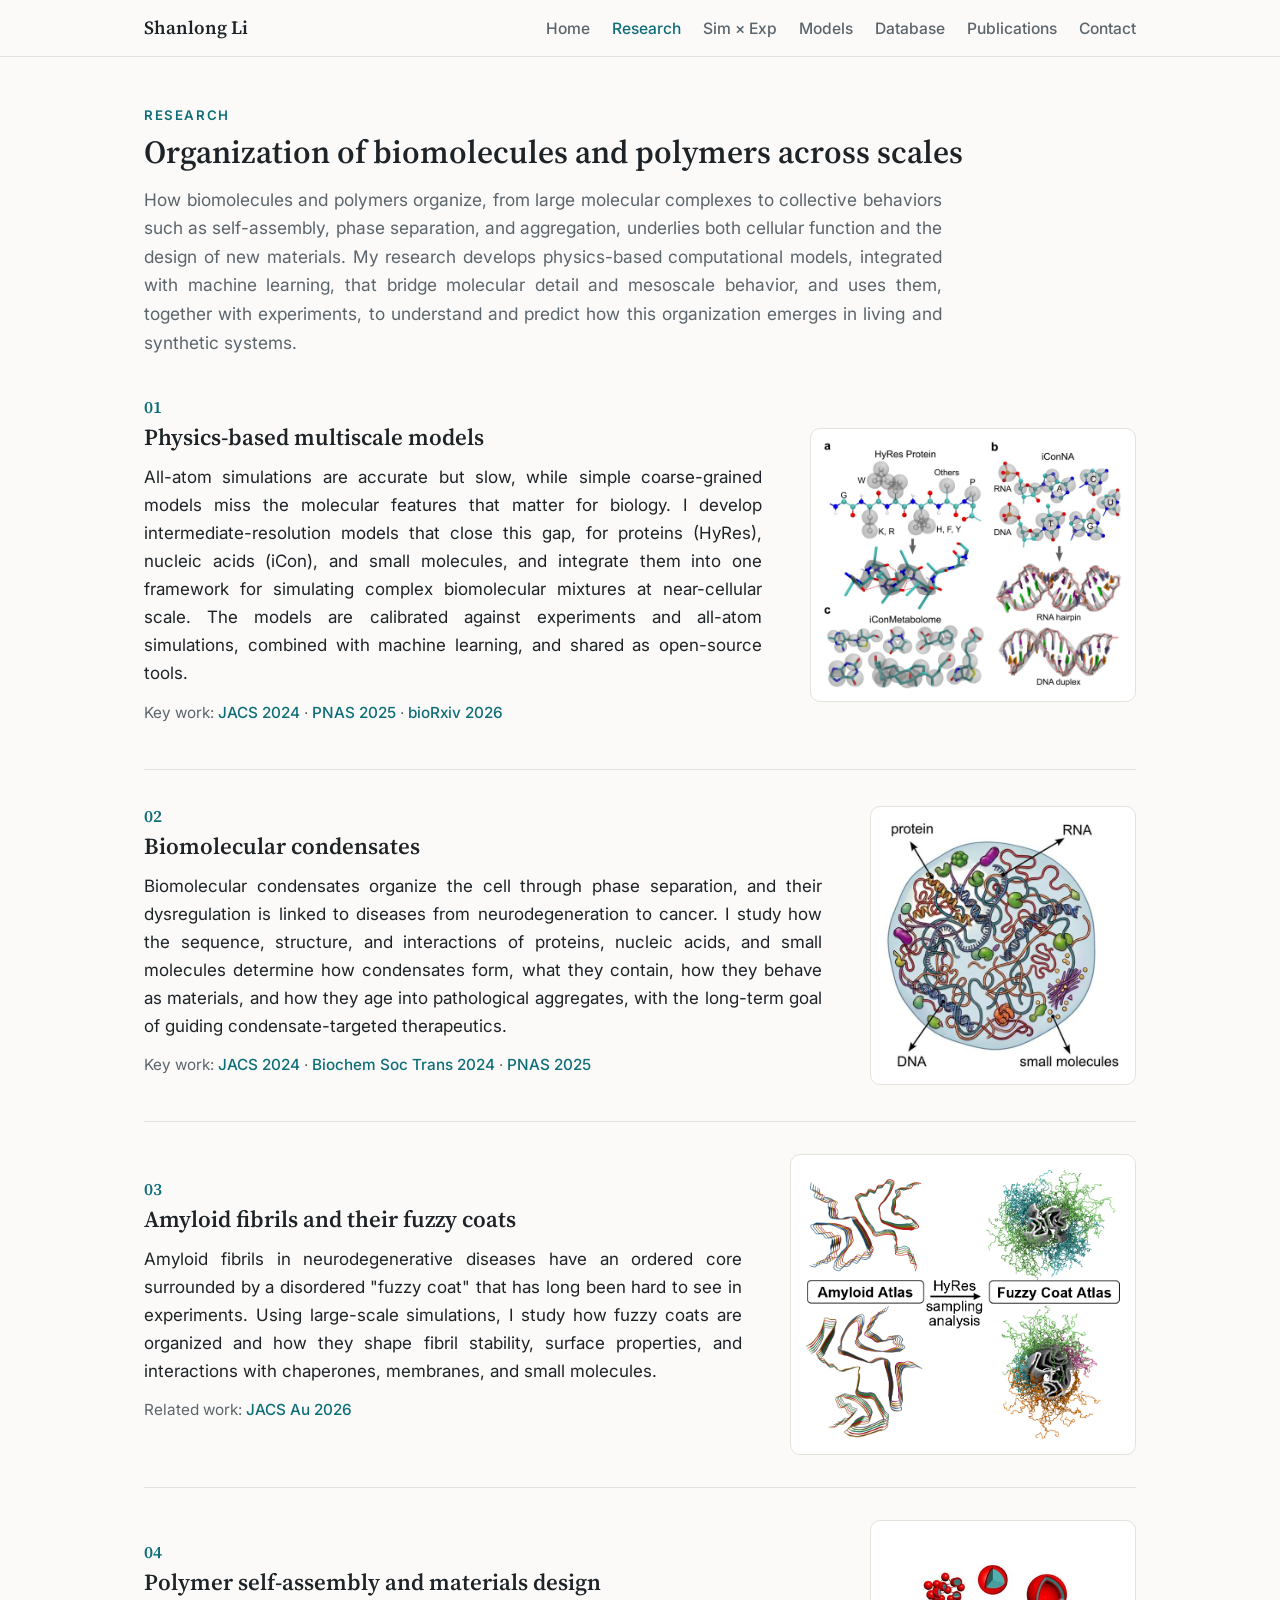
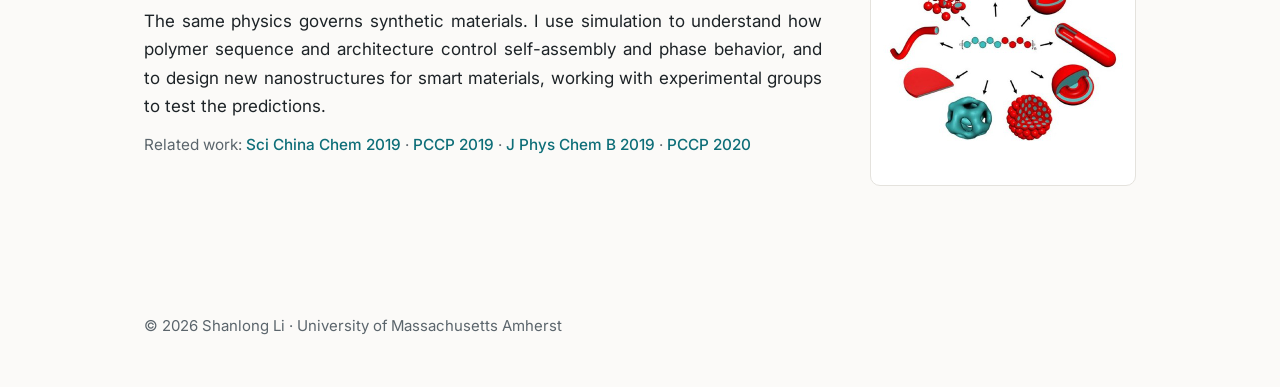
<file: research.html>
<!DOCTYPE html>
<html lang="en">
<head>
<meta charset="UTF-8">
<meta name="viewport" content="width=device-width, initial-scale=1.0">
<title>Research — Shanlong Li</title>
<meta name="description" content="Shanlong Li, postdoctoral researcher at UMass Amherst, develops physics-based multiscale models, integrated with machine learning, to study biomolecular condensates, amyloid fibrils, and polymer self-assembly.">
<meta property="og:title" content="Research — Shanlong Li">
<meta property="og:description" content="Physics-based multiscale modeling, integrated with machine learning, of how biomolecules and polymers organize, from large complexes to self-assembly, phase separation, and aggregation.">
<meta property="og:type" content="website">
<meta property="og:url" content="https://lslumass.github.io/research.html">
<meta property="og:image" content="https://lslumass.github.io/images/profile.jpg">
<link rel="preconnect" href="https://fonts.googleapis.com">
<link rel="preconnect" href="https://fonts.gstatic.com" crossorigin>
<link href="https://fonts.googleapis.com/css2?family=Inter:wght@400;500;600&family=Source+Serif+4:opsz,wght@8..60,500;8..60,600&display=swap" rel="stylesheet">
<link rel="stylesheet" href="css/site.css?v=20261119c">
<link rel="icon" href="favicon.ico" sizes="any">
<link rel="icon" type="image/png" href="images/icon-192.png">
<link rel="apple-touch-icon" href="apple-touch-icon.png">
</head>
<body>

<nav class="nav" aria-label="Site">
  <div class="wrap">
    <a class="brand" href="index.html">Shanlong Li</a>
    <ul>
      <li><a href="index.html">Home</a></li>
      <li><a href="research.html" aria-current="page">Research</a></li>
      <li><a href="collaborations.html">Sim × Exp</a></li>
      <li><a href="models.html">Models</a></li>
      <li><a href="database.html">Database</a></li>
      <li><a href="publications.html">Publications</a></li>
      <li><a href="contact.html">Contact</a></li>
    </ul>
  </div>
</nav>

<main>

<section id="research" class="page-top">
  <div class="wrap">
    <p class="eyebrow">Research</p>
    <h2>Organization of biomolecules and polymers across scales</h2>
    <p class="lede">How biomolecules and polymers organize, from large molecular complexes to collective behaviors such as self-assembly, phase separation, and aggregation, underlies both cellular function and the design of new materials. My research develops physics-based computational models, integrated with machine learning, that bridge molecular detail and mesoscale behavior, and uses them, together with experiments, to understand and predict how this organization emerges in living and synthetic systems.</p>

    <div class="theme" id="direction-01">
      <div>
        <span class="num">01</span>
        <h3>Physics-based multiscale models</h3>
        <p>All-atom simulations are accurate but slow, while simple coarse-grained models miss the molecular features that matter for biology. I develop intermediate-resolution models that close this gap, for proteins (HyRes), nucleic acids (iCon), and small molecules, and integrate them into one framework for simulating complex biomolecular mixtures at near-cellular scale. The models are calibrated against experiments and all-atom simulations, combined with machine learning, and shared as open-source tools.</p>
        <p class="key">Key work: <a href="https://doi.org/10.1021/jacs.3c09195" target="_blank" rel="noopener">JACS 2024</a> · <a href="https://doi.org/10.1073/pnas.2504583122" target="_blank" rel="noopener">PNAS 2025</a> · <a href="https://doi.org/10.64898/2026.09.15.751913" target="_blank" rel="noopener">bioRxiv 2026</a></p>
      </div>
      <div class="figs">
        <figure class="fig-sm"><img src="images/models_overview.jpg" alt="Intermediate-resolution models: HyRes protein (a), iConNA for RNA and DNA with an RNA hairpin and DNA duplex (b), and iConMetabolome small molecules (c)" width="1400" height="1160" loading="lazy"></figure>
      </div>
    </div>

    <div class="theme" id="direction-02">
      <div>
        <span class="num">02</span>
        <h3>Biomolecular condensates</h3>
        <p>Biomolecular condensates organize the cell through phase separation, and their dysregulation is linked to diseases from neurodegeneration to cancer. I study how the sequence, structure, and interactions of proteins, nucleic acids, and small molecules determine how condensates form, what they contain, how they behave as materials, and how they age into pathological aggregates, with the long-term goal of guiding condensate-targeted therapeutics.</p>
        <p class="key">Key work: <a href="https://doi.org/10.1021/jacs.3c09195" target="_blank" rel="noopener">JACS 2024</a> · <a href="https://doi.org/10.1042/bst20230618" target="_blank" rel="noopener">Biochem Soc Trans 2024</a> · <a href="https://doi.org/10.1073/pnas.2504583122" target="_blank" rel="noopener">PNAS 2025</a></p>
      </div>
      <div class="figs">
        <figure class="fig-sm fig-xs"><img src="images/condensate_schematic.jpg" alt="Schematic of a biomolecular condensate containing proteins, RNA, DNA, and small molecules" width="560" height="589" loading="lazy"></figure>
      </div>
    </div>

    <div class="theme" id="direction-03">
      <div>
        <span class="num">03</span>
        <h3>Amyloid fibrils and their fuzzy coats</h3>
        <p>Amyloid fibrils in neurodegenerative diseases have an ordered core surrounded by a disordered "fuzzy coat" that has long been hard to see in experiments. Using large-scale simulations, I study how fuzzy coats are organized and how they shape fibril stability, surface properties, and interactions with chaperones, membranes, and small molecules.</p>
        <p class="key">Related work: <a href="https://doi.org/10.1021/jacsau.5c01266" target="_blank" rel="noopener">JACS Au 2026</a></p>
      </div>
      <div class="figs">
        <figure class="fig-md"><img src="images/fuzzy_coat_atlas.png" alt="From an atlas of amyloid fibril structures to a fuzzy coat atlas sampled with HyRes" width="833" height="716" loading="lazy"></figure>
      </div>
    </div>

    <div class="theme" id="direction-04">
      <div>
        <span class="num">04</span>
        <h3>Polymer self-assembly and materials design</h3>
        <p>The same physics governs synthetic materials. I use simulation to understand how polymer sequence and architecture control self-assembly and phase behavior, and to design new nanostructures for smart materials, working with experimental groups to test the predictions.</p>
        <p class="key">Related work: <a href="https://doi.org/10.1007/s11426-018-9360-3" target="_blank" rel="noopener">Sci China Chem 2019</a> · <a href="https://doi.org/10.1039/c9cp05577k" target="_blank" rel="noopener">PCCP 2019</a> · <a href="https://doi.org/10.1021/acs.jpcb.9b07685" target="_blank" rel="noopener">J Phys Chem B 2019</a> · <a href="https://doi.org/10.1039/d0cp00383b" target="_blank" rel="noopener">PCCP 2020</a></p>
      </div>
      <div class="figs">
        <figure class="fig-xs fig-sm"><img src="images/poly_sim_single.jpg" alt="Morphologies self-assembled from coil-alt-coil alternating copolymers in simulation" width="480" height="480" loading="lazy"></figure>
      </div>
    </div>
  </div>
</section>

</main>

<footer>
  <div class="wrap">© 2026 Shanlong Li · University of Massachusetts Amherst</div>
</footer>
</body>
</html>
</file>
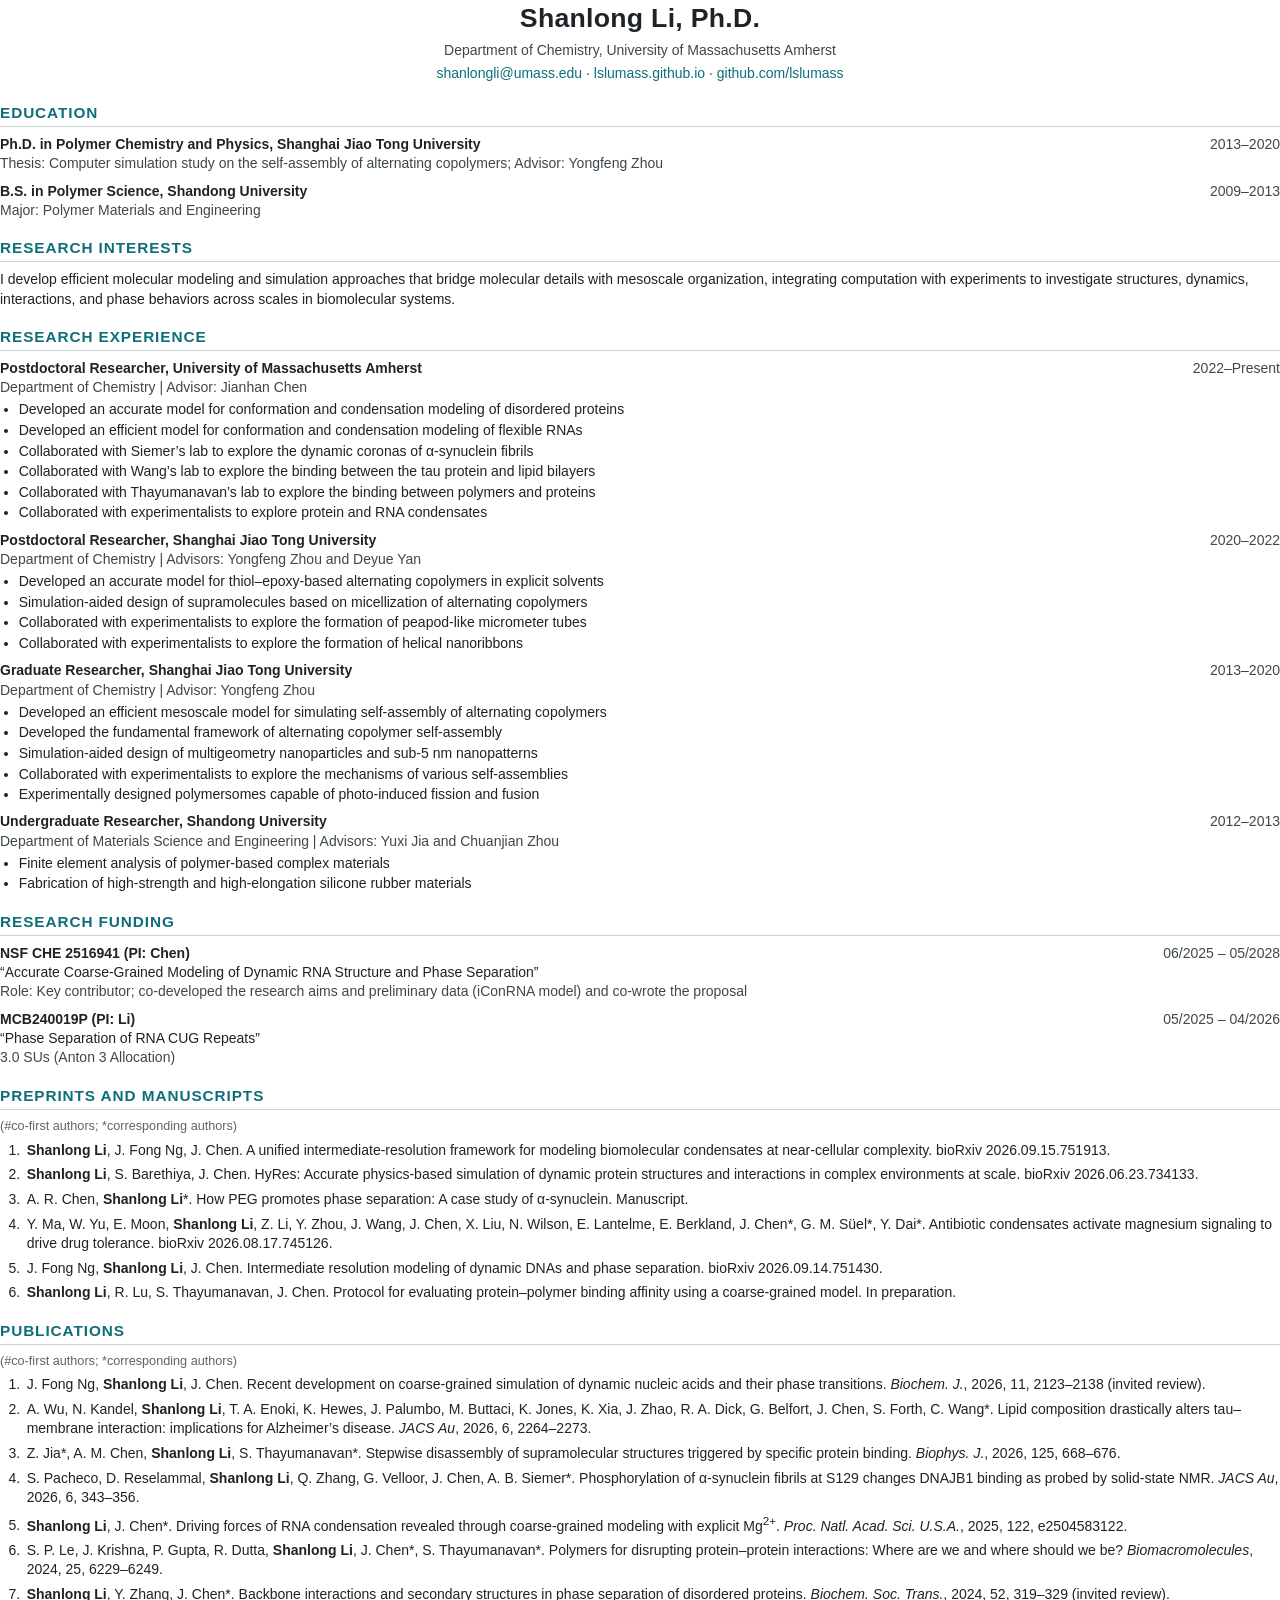
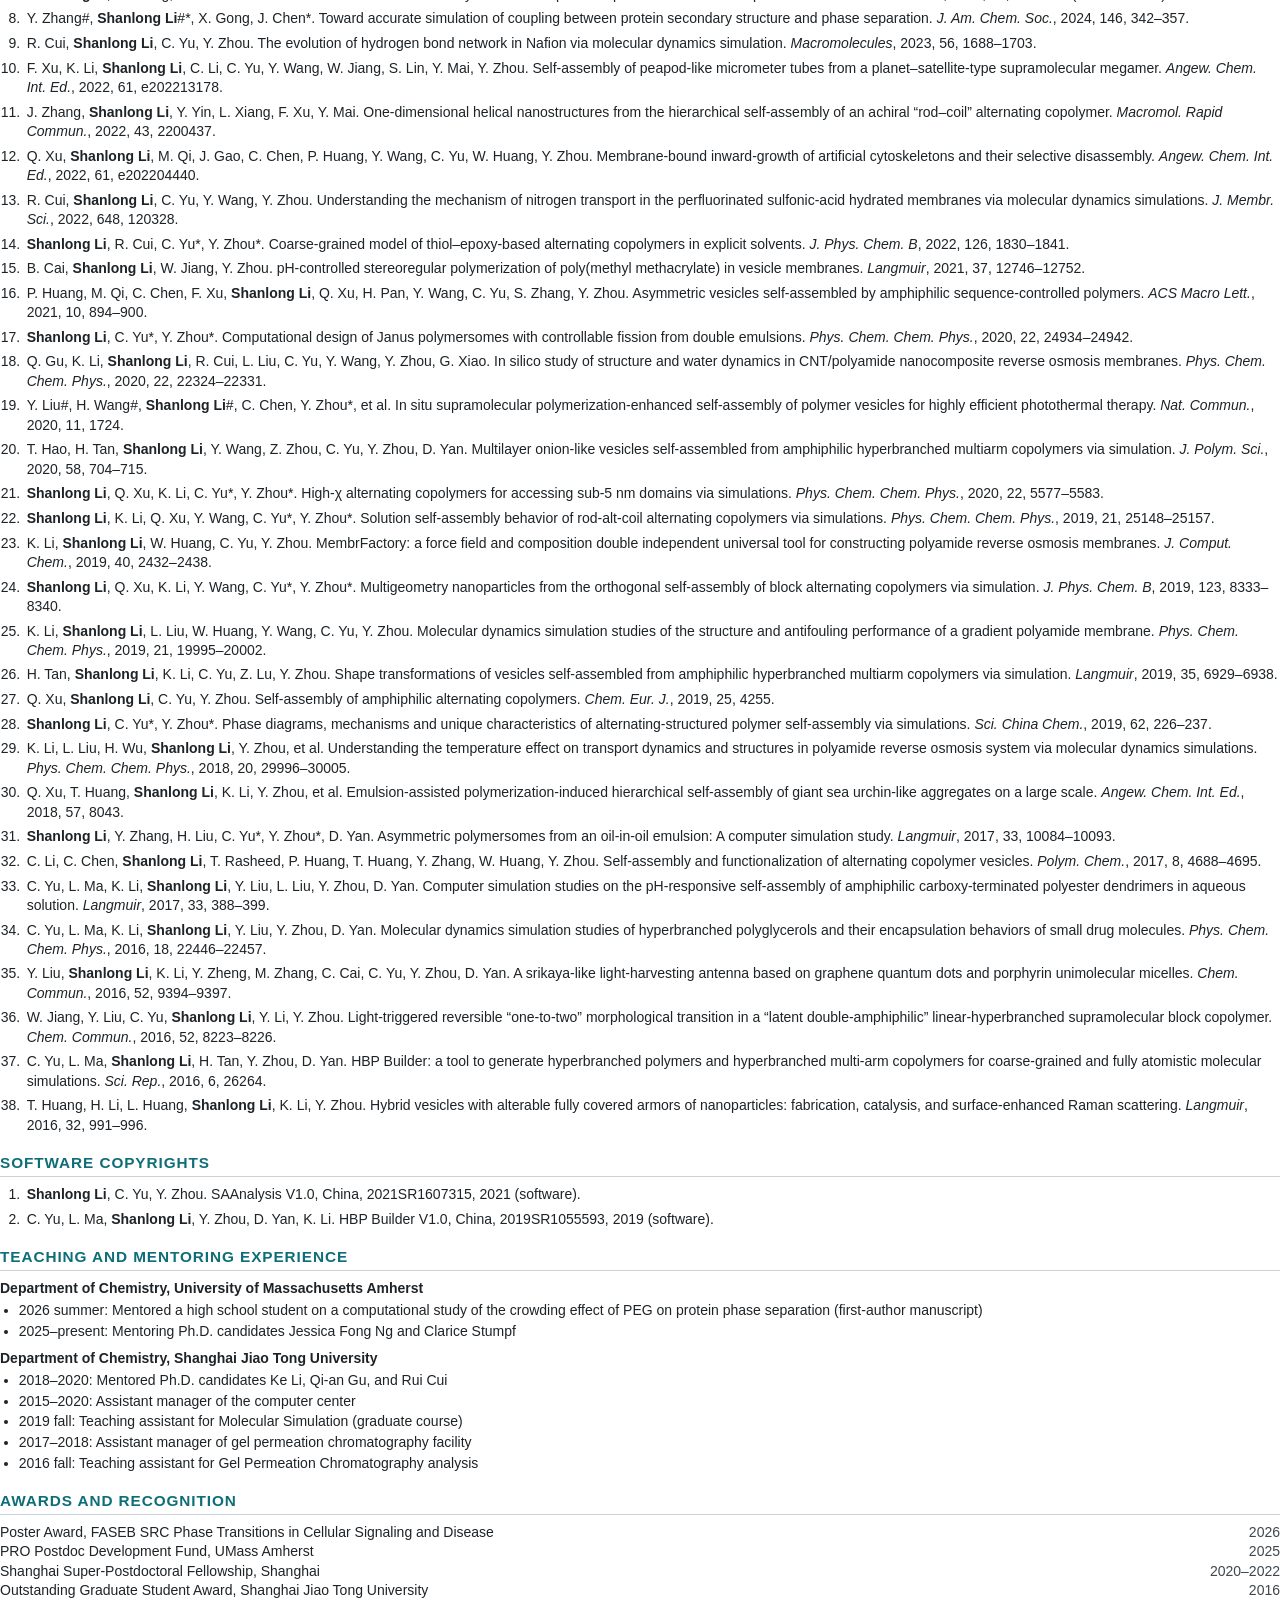
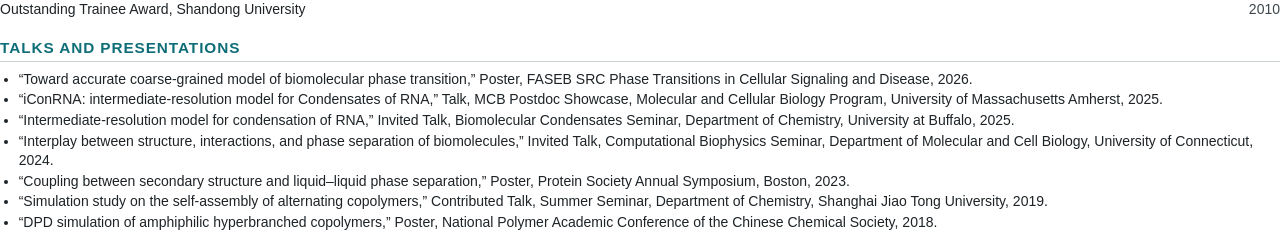
<file: _cv/cv.html>
<!DOCTYPE html>
<!--
  Source for the public CV (cv.pdf). GitHub Pages skips folders starting with "_",
  so this file is not published. To rebuild the PDF:
    google-chrome --headless --no-pdf-header-footer --print-to-pdf=cv.pdf _cv/cv.html
  Left out on purpose (kept only in the private CV): phone number, street address,
  grants under review, journal review status of manuscripts, names of minor mentees.
-->
<html lang="en">
<head>
<meta charset="UTF-8">
<title>Shanlong Li — CV</title>
<style>
  @page { size: Letter; margin: 0.75in 0.8in 0.8in; }
  * { box-sizing: border-box; margin: 0; padding: 0; }
  body { font-family: "Liberation Sans", Arial, Helvetica, sans-serif; font-size: 10.5pt; line-height: 1.38; color: #1d2327; }
  a { color: #0e6e78; text-decoration: none; }
  header { text-align: center; margin-bottom: 14pt; }
  header h1 { font-size: 20pt; font-weight: 700; letter-spacing: .01em; }
  header p { color: #3d474d; margin-top: 3pt; }
  h2 { font-size: 11.5pt; font-weight: 700; color: #0e6e78; text-transform: uppercase; letter-spacing: .06em; border-bottom: 1px solid #c9d3d6; padding-bottom: 2pt; margin: 13pt 0 6pt; }
  .row { display: flex; justify-content: space-between; gap: 12pt; }
  .row .when { white-space: nowrap; color: #3d474d; }
  .entry { margin-bottom: 6pt; break-inside: avoid; }
  .entry .sub { color: #3d474d; }
  ul { margin: 2pt 0 0 14pt; }
  li { margin-bottom: 1pt; }
  ol { margin-left: 18pt; }
  ol li { margin-bottom: 4pt; padding-left: 2pt; break-inside: avoid; }
  .note { color: #5b656c; font-size: 9.5pt; margin-bottom: 4pt; }
  i { font-style: italic; }
</style>
</head>
<body>

<header>
  <h1>Shanlong Li, Ph.D.</h1>
  <p>Department of Chemistry, University of Massachusetts Amherst</p>
  <p><a href="mailto:shanlongli@umass.edu">shanlongli@umass.edu</a> · <a href="https://lslumass.github.io">lslumass.github.io</a> · <a href="https://github.com/lslumass">github.com/lslumass</a></p>
</header>

<h2>Education</h2>
<div class="entry">
  <div class="row"><b>Ph.D. in Polymer Chemistry and Physics, Shanghai Jiao Tong University</b><span class="when">2013–2020</span></div>
  <div class="sub">Thesis: Computer simulation study on the self-assembly of alternating copolymers; Advisor: Yongfeng Zhou</div>
</div>
<div class="entry">
  <div class="row"><b>B.S. in Polymer Science, Shandong University</b><span class="when">2009–2013</span></div>
  <div class="sub">Major: Polymer Materials and Engineering</div>
</div>

<h2>Research Interests</h2>
<p>I develop efficient molecular modeling and simulation approaches that bridge molecular details with mesoscale organization, integrating computation with experiments to investigate structures, dynamics, interactions, and phase behaviors across scales in biomolecular systems.</p>

<h2>Research Experience</h2>
<div class="entry">
  <div class="row"><b>Postdoctoral Researcher, University of Massachusetts Amherst</b><span class="when">2022–Present</span></div>
  <div class="sub">Department of Chemistry | Advisor: Jianhan Chen</div>
  <ul>
    <li>Developed an accurate model for conformation and condensation modeling of disordered proteins</li>
    <li>Developed an efficient model for conformation and condensation modeling of flexible RNAs</li>
    <li>Collaborated with Siemer’s lab to explore the dynamic coronas of α-synuclein fibrils</li>
    <li>Collaborated with Wang’s lab to explore the binding between the tau protein and lipid bilayers</li>
    <li>Collaborated with Thayumanavan’s lab to explore the binding between polymers and proteins</li>
    <li>Collaborated with experimentalists to explore protein and RNA condensates</li>
  </ul>
</div>
<div class="entry">
  <div class="row"><b>Postdoctoral Researcher, Shanghai Jiao Tong University</b><span class="when">2020–2022</span></div>
  <div class="sub">Department of Chemistry | Advisors: Yongfeng Zhou and Deyue Yan</div>
  <ul>
    <li>Developed an accurate model for thiol–epoxy-based alternating copolymers in explicit solvents</li>
    <li>Simulation-aided design of supramolecules based on micellization of alternating copolymers</li>
    <li>Collaborated with experimentalists to explore the formation of peapod-like micrometer tubes</li>
    <li>Collaborated with experimentalists to explore the formation of helical nanoribbons</li>
  </ul>
</div>
<div class="entry">
  <div class="row"><b>Graduate Researcher, Shanghai Jiao Tong University</b><span class="when">2013–2020</span></div>
  <div class="sub">Department of Chemistry | Advisor: Yongfeng Zhou</div>
  <ul>
    <li>Developed an efficient mesoscale model for simulating self-assembly of alternating copolymers</li>
    <li>Developed the fundamental framework of alternating copolymer self-assembly</li>
    <li>Simulation-aided design of multigeometry nanoparticles and sub-5 nm nanopatterns</li>
    <li>Collaborated with experimentalists to explore the mechanisms of various self-assemblies</li>
    <li>Experimentally designed polymersomes capable of photo-induced fission and fusion</li>
  </ul>
</div>
<div class="entry">
  <div class="row"><b>Undergraduate Researcher, Shandong University</b><span class="when">2012–2013</span></div>
  <div class="sub">Department of Materials Science and Engineering | Advisors: Yuxi Jia and Chuanjian Zhou</div>
  <ul>
    <li>Finite element analysis of polymer-based complex materials</li>
    <li>Fabrication of high-strength and high-elongation silicone rubber materials</li>
  </ul>
</div>

<h2>Research Funding</h2>
<div class="entry">
  <div class="row"><b>NSF CHE 2516941 (PI: Chen)</b><span class="when">06/2025 – 05/2028</span></div>
  <div>“Accurate Coarse-Grained Modeling of Dynamic RNA Structure and Phase Separation”</div>
  <div class="sub">Role: Key contributor; co-developed the research aims and preliminary data (iConRNA model) and co-wrote the proposal</div>
</div>
<div class="entry">
  <div class="row"><b>MCB240019P (PI: Li)</b><span class="when">05/2025 – 04/2026</span></div>
  <div>“Phase Separation of RNA CUG Repeats”</div>
  <div class="sub">3.0 SUs (Anton 3 Allocation)</div>
</div>

<h2>Preprints and Manuscripts</h2>
<p class="note">(#co-first authors; *corresponding authors)</p>
<ol>
  <li><b>Shanlong Li</b>, J. Fong Ng, J. Chen. A unified intermediate-resolution framework for modeling biomolecular condensates at near-cellular complexity. bioRxiv 2026.09.15.751913.</li>
  <li><b>Shanlong Li</b>, S. Barethiya, J. Chen. HyRes: Accurate physics-based simulation of dynamic protein structures and interactions in complex environments at scale. bioRxiv 2026.06.23.734133.</li>
  <li>A. R. Chen, <b>Shanlong Li</b>*. How PEG promotes phase separation: A case study of α-synuclein. Manuscript.</li>
  <li>Y. Ma, W. Yu, E. Moon, <b>Shanlong Li</b>, Z. Li, Y. Zhou, J. Wang, J. Chen, X. Liu, N. Wilson, E. Lantelme, E. Berkland, J. Chen*, G. M. Süel*, Y. Dai*. Antibiotic condensates activate magnesium signaling to drive drug tolerance. bioRxiv 2026.08.17.745126.</li>
  <li>J. Fong Ng, <b>Shanlong Li</b>, J. Chen. Intermediate resolution modeling of dynamic DNAs and phase separation. bioRxiv 2026.09.14.751430.</li>
  <li><b>Shanlong Li</b>, R. Lu, S. Thayumanavan, J. Chen. Protocol for evaluating protein–polymer binding affinity using a coarse-grained model. In preparation.</li>
</ol>

<h2>Publications</h2>
<p class="note">(#co-first authors; *corresponding authors)</p>
<ol>
  <li>J. Fong Ng, <b>Shanlong Li</b>, J. Chen. Recent development on coarse-grained simulation of dynamic nucleic acids and their phase transitions. <i>Biochem. J.</i>, 2026, 11, 2123–2138 (invited review).</li>
  <li>A. Wu, N. Kandel, <b>Shanlong Li</b>, T. A. Enoki, K. Hewes, J. Palumbo, M. Buttaci, K. Jones, K. Xia, J. Zhao, R. A. Dick, G. Belfort, J. Chen, S. Forth, C. Wang*. Lipid composition drastically alters tau–membrane interaction: implications for Alzheimer’s disease. <i>JACS Au</i>, 2026, 6, 2264–2273.</li>
  <li>Z. Jia*, A. M. Chen, <b>Shanlong Li</b>, S. Thayumanavan*. Stepwise disassembly of supramolecular structures triggered by specific protein binding. <i>Biophys. J.</i>, 2026, 125, 668–676.</li>
  <li>S. Pacheco, D. Reselammal, <b>Shanlong Li</b>, Q. Zhang, G. Velloor, J. Chen, A. B. Siemer*. Phosphorylation of α-synuclein fibrils at S129 changes DNAJB1 binding as probed by solid-state NMR. <i>JACS Au</i>, 2026, 6, 343–356.</li>
  <li><b>Shanlong Li</b>, J. Chen*. Driving forces of RNA condensation revealed through coarse-grained modeling with explicit Mg<sup>2+</sup>. <i>Proc. Natl. Acad. Sci. U.S.A.</i>, 2025, 122, e2504583122.</li>
  <li>S. P. Le, J. Krishna, P. Gupta, R. Dutta, <b>Shanlong Li</b>, J. Chen*, S. Thayumanavan*. Polymers for disrupting protein–protein interactions: Where are we and where should we be? <i>Biomacromolecules</i>, 2024, 25, 6229–6249.</li>
  <li><b>Shanlong Li</b>, Y. Zhang, J. Chen*. Backbone interactions and secondary structures in phase separation of disordered proteins. <i>Biochem. Soc. Trans.</i>, 2024, 52, 319–329 (invited review).</li>
  <li>Y. Zhang#, <b>Shanlong Li</b>#*, X. Gong, J. Chen*. Toward accurate simulation of coupling between protein secondary structure and phase separation. <i>J. Am. Chem. Soc.</i>, 2024, 146, 342–357.</li>
  <li>R. Cui, <b>Shanlong Li</b>, C. Yu, Y. Zhou. The evolution of hydrogen bond network in Nafion via molecular dynamics simulation. <i>Macromolecules</i>, 2023, 56, 1688–1703.</li>
  <li>F. Xu, K. Li, <b>Shanlong Li</b>, C. Li, C. Yu, Y. Wang, W. Jiang, S. Lin, Y. Mai, Y. Zhou. Self-assembly of peapod-like micrometer tubes from a planet–satellite-type supramolecular megamer. <i>Angew. Chem. Int. Ed.</i>, 2022, 61, e202213178.</li>
  <li>J. Zhang, <b>Shanlong Li</b>, Y. Yin, L. Xiang, F. Xu, Y. Mai. One-dimensional helical nanostructures from the hierarchical self-assembly of an achiral “rod–coil” alternating copolymer. <i>Macromol. Rapid Commun.</i>, 2022, 43, 2200437.</li>
  <li>Q. Xu, <b>Shanlong Li</b>, M. Qi, J. Gao, C. Chen, P. Huang, Y. Wang, C. Yu, W. Huang, Y. Zhou. Membrane-bound inward-growth of artificial cytoskeletons and their selective disassembly. <i>Angew. Chem. Int. Ed.</i>, 2022, 61, e202204440.</li>
  <li>R. Cui, <b>Shanlong Li</b>, C. Yu, Y. Wang, Y. Zhou. Understanding the mechanism of nitrogen transport in the perfluorinated sulfonic-acid hydrated membranes via molecular dynamics simulations. <i>J. Membr. Sci.</i>, 2022, 648, 120328.</li>
  <li><b>Shanlong Li</b>, R. Cui, C. Yu*, Y. Zhou*. Coarse-grained model of thiol–epoxy-based alternating copolymers in explicit solvents. <i>J. Phys. Chem. B</i>, 2022, 126, 1830–1841.</li>
  <li>B. Cai, <b>Shanlong Li</b>, W. Jiang, Y. Zhou. pH-controlled stereoregular polymerization of poly(methyl methacrylate) in vesicle membranes. <i>Langmuir</i>, 2021, 37, 12746–12752.</li>
  <li>P. Huang, M. Qi, C. Chen, F. Xu, <b>Shanlong Li</b>, Q. Xu, H. Pan, Y. Wang, C. Yu, S. Zhang, Y. Zhou. Asymmetric vesicles self-assembled by amphiphilic sequence-controlled polymers. <i>ACS Macro Lett.</i>, 2021, 10, 894–900.</li>
  <li><b>Shanlong Li</b>, C. Yu*, Y. Zhou*. Computational design of Janus polymersomes with controllable fission from double emulsions. <i>Phys. Chem. Chem. Phys.</i>, 2020, 22, 24934–24942.</li>
  <li>Q. Gu, K. Li, <b>Shanlong Li</b>, R. Cui, L. Liu, C. Yu, Y. Wang, Y. Zhou, G. Xiao. In silico study of structure and water dynamics in CNT/polyamide nanocomposite reverse osmosis membranes. <i>Phys. Chem. Chem. Phys.</i>, 2020, 22, 22324–22331.</li>
  <li>Y. Liu#, H. Wang#, <b>Shanlong Li</b>#, C. Chen, Y. Zhou*, et al. In situ supramolecular polymerization-enhanced self-assembly of polymer vesicles for highly efficient photothermal therapy. <i>Nat. Commun.</i>, 2020, 11, 1724.</li>
  <li>T. Hao, H. Tan, <b>Shanlong Li</b>, Y. Wang, Z. Zhou, C. Yu, Y. Zhou, D. Yan. Multilayer onion-like vesicles self-assembled from amphiphilic hyperbranched multiarm copolymers via simulation. <i>J. Polym. Sci.</i>, 2020, 58, 704–715.</li>
  <li><b>Shanlong Li</b>, Q. Xu, K. Li, C. Yu*, Y. Zhou*. High-χ alternating copolymers for accessing sub-5 nm domains via simulations. <i>Phys. Chem. Chem. Phys.</i>, 2020, 22, 5577–5583.</li>
  <li><b>Shanlong Li</b>, K. Li, Q. Xu, Y. Wang, C. Yu*, Y. Zhou*. Solution self-assembly behavior of rod-alt-coil alternating copolymers via simulations. <i>Phys. Chem. Chem. Phys.</i>, 2019, 21, 25148–25157.</li>
  <li>K. Li, <b>Shanlong Li</b>, W. Huang, C. Yu, Y. Zhou. MembrFactory: a force field and composition double independent universal tool for constructing polyamide reverse osmosis membranes. <i>J. Comput. Chem.</i>, 2019, 40, 2432–2438.</li>
  <li><b>Shanlong Li</b>, Q. Xu, K. Li, Y. Wang, C. Yu*, Y. Zhou*. Multigeometry nanoparticles from the orthogonal self-assembly of block alternating copolymers via simulation. <i>J. Phys. Chem. B</i>, 2019, 123, 8333–8340.</li>
  <li>K. Li, <b>Shanlong Li</b>, L. Liu, W. Huang, Y. Wang, C. Yu, Y. Zhou. Molecular dynamics simulation studies of the structure and antifouling performance of a gradient polyamide membrane. <i>Phys. Chem. Chem. Phys.</i>, 2019, 21, 19995–20002.</li>
  <li>H. Tan, <b>Shanlong Li</b>, K. Li, C. Yu, Z. Lu, Y. Zhou. Shape transformations of vesicles self-assembled from amphiphilic hyperbranched multiarm copolymers via simulation. <i>Langmuir</i>, 2019, 35, 6929–6938.</li>
  <li>Q. Xu, <b>Shanlong Li</b>, C. Yu, Y. Zhou. Self-assembly of amphiphilic alternating copolymers. <i>Chem. Eur. J.</i>, 2019, 25, 4255.</li>
  <li><b>Shanlong Li</b>, C. Yu*, Y. Zhou*. Phase diagrams, mechanisms and unique characteristics of alternating-structured polymer self-assembly via simulations. <i>Sci. China Chem.</i>, 2019, 62, 226–237.</li>
  <li>K. Li, L. Liu, H. Wu, <b>Shanlong Li</b>, Y. Zhou, et al. Understanding the temperature effect on transport dynamics and structures in polyamide reverse osmosis system via molecular dynamics simulations. <i>Phys. Chem. Chem. Phys.</i>, 2018, 20, 29996–30005.</li>
  <li>Q. Xu, T. Huang, <b>Shanlong Li</b>, K. Li, Y. Zhou, et al. Emulsion-assisted polymerization-induced hierarchical self-assembly of giant sea urchin-like aggregates on a large scale. <i>Angew. Chem. Int. Ed.</i>, 2018, 57, 8043.</li>
  <li><b>Shanlong Li</b>, Y. Zhang, H. Liu, C. Yu*, Y. Zhou*, D. Yan. Asymmetric polymersomes from an oil-in-oil emulsion: A computer simulation study. <i>Langmuir</i>, 2017, 33, 10084–10093.</li>
  <li>C. Li, C. Chen, <b>Shanlong Li</b>, T. Rasheed, P. Huang, T. Huang, Y. Zhang, W. Huang, Y. Zhou. Self-assembly and functionalization of alternating copolymer vesicles. <i>Polym. Chem.</i>, 2017, 8, 4688–4695.</li>
  <li>C. Yu, L. Ma, K. Li, <b>Shanlong Li</b>, Y. Liu, L. Liu, Y. Zhou, D. Yan. Computer simulation studies on the pH-responsive self-assembly of amphiphilic carboxy-terminated polyester dendrimers in aqueous solution. <i>Langmuir</i>, 2017, 33, 388–399.</li>
  <li>C. Yu, L. Ma, K. Li, <b>Shanlong Li</b>, Y. Liu, Y. Zhou, D. Yan. Molecular dynamics simulation studies of hyperbranched polyglycerols and their encapsulation behaviors of small drug molecules. <i>Phys. Chem. Chem. Phys.</i>, 2016, 18, 22446–22457.</li>
  <li>Y. Liu, <b>Shanlong Li</b>, K. Li, Y. Zheng, M. Zhang, C. Cai, C. Yu, Y. Zhou, D. Yan. A srikaya-like light-harvesting antenna based on graphene quantum dots and porphyrin unimolecular micelles. <i>Chem. Commun.</i>, 2016, 52, 9394–9397.</li>
  <li>W. Jiang, Y. Liu, C. Yu, <b>Shanlong Li</b>, Y. Li, Y. Zhou. Light-triggered reversible “one-to-two” morphological transition in a “latent double-amphiphilic” linear-hyperbranched supramolecular block copolymer. <i>Chem. Commun.</i>, 2016, 52, 8223–8226.</li>
  <li>C. Yu, L. Ma, <b>Shanlong Li</b>, H. Tan, Y. Zhou, D. Yan. HBP Builder: a tool to generate hyperbranched polymers and hyperbranched multi-arm copolymers for coarse-grained and fully atomistic molecular simulations. <i>Sci. Rep.</i>, 2016, 6, 26264.</li>
  <li>T. Huang, H. Li, L. Huang, <b>Shanlong Li</b>, K. Li, Y. Zhou. Hybrid vesicles with alterable fully covered armors of nanoparticles: fabrication, catalysis, and surface-enhanced Raman scattering. <i>Langmuir</i>, 2016, 32, 991–996.</li>
</ol>

<h2>Software Copyrights</h2>
<ol>
  <li><b>Shanlong Li</b>, C. Yu, Y. Zhou. SAAnalysis V1.0, China, 2021SR1607315, 2021 (software).</li>
  <li>C. Yu, L. Ma, <b>Shanlong Li</b>, Y. Zhou, D. Yan, K. Li. HBP Builder V1.0, China, 2019SR1055593, 2019 (software).</li>
</ol>

<h2>Teaching and Mentoring Experience</h2>
<div class="entry">
  <b>Department of Chemistry, University of Massachusetts Amherst</b>
  <ul>
    <li>2026 summer: Mentored a high school student on a computational study of the crowding effect of PEG on protein phase separation (first-author manuscript)</li>
    <li>2025–present: Mentoring Ph.D. candidates Jessica Fong Ng and Clarice Stumpf</li>
  </ul>
</div>
<div class="entry">
  <b>Department of Chemistry, Shanghai Jiao Tong University</b>
  <ul>
    <li>2018–2020: Mentored Ph.D. candidates Ke Li, Qi-an Gu, and Rui Cui</li>
    <li>2015–2020: Assistant manager of the computer center</li>
    <li>2019 fall: Teaching assistant for Molecular Simulation (graduate course)</li>
    <li>2017–2018: Assistant manager of gel permeation chromatography facility</li>
    <li>2016 fall: Teaching assistant for Gel Permeation Chromatography analysis</li>
  </ul>
</div>

<h2>Awards and Recognition</h2>
<div class="row"><span>Poster Award, FASEB SRC Phase Transitions in Cellular Signaling and Disease</span><span class="when">2026</span></div>
<div class="row"><span>PRO Postdoc Development Fund, UMass Amherst</span><span class="when">2025</span></div>
<div class="row"><span>Shanghai Super-Postdoctoral Fellowship, Shanghai</span><span class="when">2020–2022</span></div>
<div class="row"><span>Outstanding Graduate Student Award, Shanghai Jiao Tong University</span><span class="when">2016</span></div>
<div class="row"><span>Outstanding Trainee Award, Shandong University</span><span class="when">2010</span></div>

<h2>Talks and Presentations</h2>
<ul>
  <li>“Toward accurate coarse-grained model of biomolecular phase transition,” Poster, FASEB SRC Phase Transitions in Cellular Signaling and Disease, 2026.</li>
  <li>“iConRNA: intermediate-resolution model for Condensates of RNA,” Talk, MCB Postdoc Showcase, Molecular and Cellular Biology Program, University of Massachusetts Amherst, 2025.</li>
  <li>“Intermediate-resolution model for condensation of RNA,” Invited Talk, Biomolecular Condensates Seminar, Department of Chemistry, University at Buffalo, 2025.</li>
  <li>“Interplay between structure, interactions, and phase separation of biomolecules,” Invited Talk, Computational Biophysics Seminar, Department of Molecular and Cell Biology, University of Connecticut, 2024.</li>
  <li>“Coupling between secondary structure and liquid–liquid phase separation,” Poster, Protein Society Annual Symposium, Boston, 2023.</li>
  <li>“Simulation study on the self-assembly of alternating copolymers,” Contributed Talk, Summer Seminar, Department of Chemistry, Shanghai Jiao Tong University, 2019.</li>
  <li>“DPD simulation of amphiphilic hyperbranched copolymers,” Poster, National Polymer Academic Conference of the Chinese Chemical Society, 2018.</li>
</ul>

</body>
</html>
</file>
<file: css/site.css>
:root {
    --bg: #fbfaf8;
    --surface: #ffffff;
    --text: #1d2327;
    --muted: #5b656c;
    --line: #e4e2dd;
    --accent: #0e6e78;
    --accent-soft: #e3f1f2;
    --mark: #b4541a;
    --figure-bg: #ffffff;
    --shadow: 0 1px 2px rgba(0,0,0,.04), 0 4px 16px rgba(0,0,0,.04);
    --serif: "Source Serif 4", Georgia, "Times New Roman", serif;
    --sans: "Inter", system-ui, -apple-system, "Segoe UI", sans-serif;
  }
  @media (prefers-color-scheme: dark) {
    :root:not([data-theme="light"]) {
      --bg: #121619;
      --surface: #1a2024;
      --text: #e6e9eb;
      --muted: #9aa5ac;
      --line: #2b3439;
      --accent: #5cc3cc;
      --accent-soft: #173136;
      --mark: #f0a46c;
      --shadow: none;
    }
  }
  :root[data-theme="dark"] {
    --bg: #121619; --surface: #1a2024; --text: #e6e9eb; --muted: #9aa5ac;
    --line: #2b3439; --accent: #5cc3cc; --accent-soft: #173136; --mark: #f0a46c; --shadow: none;
  }

  * { box-sizing: border-box; margin: 0; padding: 0; }
  html { font-size: 106.25%; scroll-padding-top: 72px; }
  body {
    font-family: var(--sans);
    font-size: 1rem;
    line-height: 1.65;
    color: var(--text);
    background: var(--bg);
    -webkit-font-smoothing: antialiased;
  }
  a { color: var(--accent); text-decoration: none; }
  a:hover { text-decoration: underline; }
  img { max-width: 100%; height: auto; display: block; }
  .wrap { max-width: 1040px; margin: 0 auto; padding: 0 24px; }

  /* Nav */
  .nav {
    position: sticky; top: 0; z-index: 10;
    background: color-mix(in srgb, var(--bg) 88%, transparent);
    backdrop-filter: blur(8px);
    border-bottom: 1px solid var(--line);
  }
  .nav .wrap { display: flex; align-items: center; justify-content: space-between; gap: 16px; height: 56px; }
  .nav .brand { font-family: var(--serif); font-weight: 600; font-size: 1.1rem; color: var(--text); white-space: nowrap; }
  .nav ul { list-style: none; display: flex; gap: 22px; overflow-x: auto; scrollbar-width: none; }
  .nav ul::-webkit-scrollbar { display: none; }
  .nav ul a { color: var(--muted); font-size: .92rem; font-weight: 500; white-space: nowrap; }
  .nav ul a:hover { color: var(--accent); text-decoration: none; }

  /* Hero */
  .hero { padding: 64px 0 56px; border-bottom: 1px solid var(--line); }
  .hero .wrap { display: grid; grid-template-columns: 180px 1fr; gap: 44px; align-items: center; }
  .hero img { width: 180px; height: 180px; border-radius: 50%; object-fit: cover; }
  .hero h1 { font-family: var(--serif); font-weight: 600; font-size: 2.6rem; line-height: 1.15; letter-spacing: -.01em; }
  .hero .tagline { font-family: var(--serif); font-size: 1.3rem; color: var(--text); margin: 10px 0 8px; line-height: 1.4; max-width: 34em; }
  .hero .role { color: var(--muted); font-size: .98rem; }
  .hero .welcome { font-family: var(--serif); font-style: italic; font-size: 1.05rem; color: var(--accent); margin-bottom: 4px; }
  .links { display: flex; flex-wrap: wrap; gap: 10px; margin-top: 20px; }
  .btn {
    display: inline-flex; align-items: center; gap: 7px;
    padding: 7px 14px; border: 1px solid var(--line); border-radius: 999px;
    font-size: .9rem; font-weight: 500; color: var(--text); background: var(--surface);
  }
  .btn:hover { border-color: var(--accent); color: var(--accent); text-decoration: none; }
  .btn svg { width: 16px; height: 16px; fill: currentColor; }

  /* Sections */
  section { padding: 64px 0; border-bottom: 1px solid var(--line); }
  section:last-of-type { border-bottom: none; }
  .eyebrow { font-size: .78rem; font-weight: 600; letter-spacing: .12em; text-transform: uppercase; color: var(--accent); margin-bottom: 6px; }
  h2 { font-family: var(--serif); font-weight: 600; font-size: 1.9rem; line-height: 1.2; margin-bottom: 14px; }
  .lede { color: var(--muted); max-width: 46em; margin-bottom: 36px; font-size: 1.02rem; }

  /* Research themes */
  .theme { display: grid; grid-template-columns: 1fr auto; gap: 48px; align-items: center; padding: 32px 0; border-top: 1px solid var(--line); }
  .theme:first-of-type { border-top: none; padding-top: 0; }
  .theme .num { font-family: var(--serif); color: var(--accent); font-size: 1rem; font-weight: 600; }
  .theme h3 { font-family: var(--serif); font-weight: 600; font-size: 1.35rem; line-height: 1.3; margin: 2px 0 10px; }
  .theme p { color: var(--text); margin-bottom: 12px; }
  .theme .key { font-size: .9rem; color: var(--muted); }
  .theme .key a { font-weight: 500; }
  .figs { display: grid; gap: 12px; }
  figure { background: var(--figure-bg); border: 1px solid var(--line); border-radius: 10px; padding: 12px; }
  figure figcaption { font-size: .75rem; font-weight: 600; letter-spacing: .08em; text-transform: uppercase; color: #3d474d; margin: 0 0 8px 2px; }
  figure img { margin: 0 auto; }
  .figs figure.fig-sm, .figs figure.fig-md { width: fit-content; max-width: 100%; margin: 0 auto; }
  figure.fig-sm img { width: 300px; max-width: 100%; }
  figure.fig-xs img { width: 240px; }
  figure.fig-md img { width: 320px; max-width: 100%; }
  .theme-wide { grid-template-columns: 1fr; gap: 20px; }
  .theme-wide > div:first-child { max-width: 46em; }
  .tiles { display: grid; grid-template-columns: repeat(4, 1fr); gap: 14px; }
  .tile { padding: 10px; display: flex; flex-direction: column; }
  .tile img { aspect-ratio: 1; object-fit: contain; width: 100%; }
  .tile figcaption { text-transform: none; letter-spacing: 0; font-size: .85rem; font-weight: 600; margin: 8px 2px 0; display: flex; flex-direction: column; gap: 1px; }
  .tile figcaption a { font-weight: 500; font-size: .8rem; color: #0e6e78; }
  .collab-grid { margin: 10px 0 26px; }
  .collab-card figcaption { display: flex; flex-direction: column; gap: 1px; }
  .collab-card figcaption .lab { font-weight: 400; color: var(--muted); font-size: .8rem; }
  .collab-card figcaption .refs { font-weight: 500; font-size: .8rem; }
  #collaborations .tiles-label { margin: 0; }
  .tiles-label { font-size: .78rem; font-weight: 600; letter-spacing: .1em; text-transform: uppercase; color: var(--muted); margin: 6px 0 -8px; }
  .tile-groups { display: grid; grid-template-columns: 1fr 1fr; gap: 20px; }
  .tile-groups .tiles-label { margin: 0 0 8px; }
  .tiles-compact { gap: 8px; }
  .tiles-4 { max-width: 620px; }
  .tiles-compact .tile { padding: 6px; border-radius: 8px; }
  .tiles-compact .tile figcaption { font-size: .74rem; margin: 6px 1px 0; line-height: 1.3; }
  .tiles-compact .tile figcaption a { font-size: inherit; font-weight: 600; }

  /* Models cards */
  .cards { display: grid; grid-template-columns: repeat(2, 1fr); gap: 18px; }
  .card { background: var(--surface); border: 1px solid var(--line); border-radius: 12px; padding: 22px; box-shadow: var(--shadow); display: flex; flex-direction: column; }
  .card-fig { margin: -6px -6px 16px; height: 200px; display: flex; align-items: center; justify-content: center; background: #fff; border: 1px solid var(--line); border-radius: 8px; padding: 10px; }
  .card-fig img { max-width: 100%; max-height: 100%; object-fit: contain; }
  .model-rows { grid-template-columns: 1fr; }
  .model-rows .card { flex-direction: row; align-items: center; gap: 28px; }
  .model-rows .card-body { flex: 1; display: flex; flex-direction: column; }
  .model-rows .card-fig { margin: 0; flex: 0 0 220px; height: 130px; order: 2; }
  .card .tag { font-size: .75rem; font-weight: 600; color: var(--accent); background: var(--accent-soft); border-radius: 999px; padding: 2px 10px; align-self: flex-start; margin-bottom: 10px; }
  .card h3 { font-family: var(--serif); font-size: 1.25rem; font-weight: 600; margin-bottom: 6px; }
  .card p { color: var(--muted); font-size: .95rem; margin-bottom: 14px; flex: 1; }
  .card .actions { display: flex; flex-wrap: wrap; gap: 6px 16px; font-size: .9rem; font-weight: 500; }
  .db-rows { display: grid; gap: 18px; }
  .db-row { display: grid; grid-template-columns: 1fr auto; gap: 28px; align-items: center; background: var(--surface); border: 1px solid var(--line); border-radius: 12px; padding: 22px; box-shadow: var(--shadow); }
  .db-text .tag { font-size: .75rem; font-weight: 600; color: var(--accent); background: var(--accent-soft); border-radius: 999px; padding: 2px 10px; display: inline-block; margin-bottom: 10px; }
  .db-text h3 { font-family: var(--serif); font-size: 1.25rem; font-weight: 600; margin-bottom: 6px; }
  .db-text p { color: var(--muted); font-size: .95rem; margin-bottom: 14px; }
  .db-text .actions { display: flex; flex-wrap: wrap; gap: 6px 16px; font-size: .9rem; font-weight: 500; }
  .db-row figure { margin: 0; }
  .db-fig img { width: 130px; max-width: 100%; }
  .db-fig-sm img { width: 115px; }
  .soon { font-size: .85rem; font-weight: 500; color: var(--muted); font-style: italic; }
  .more-tools { margin-top: 26px; font-size: .93rem; color: var(--muted); }
  .more-tools strong { color: var(--text); font-weight: 600; }

  /* Publications */
  .filters { display: flex; flex-wrap: wrap; gap: 8px; margin-bottom: 22px; }
  .chip { font: inherit; font-size: .88rem; font-weight: 500; padding: 5px 14px; border-radius: 999px; border: 1px solid var(--line); background: var(--surface); color: var(--muted); cursor: pointer; }
  .chip[aria-pressed="true"] { background: var(--accent); border-color: var(--accent); color: var(--bg); }
  .pubs { list-style: none; }
  .pub { display: grid; grid-template-columns: 64px 1fr 200px; gap: 20px; align-items: start; padding: 18px 0; border-top: 1px solid var(--line); }
  .pub:first-child { border-top: none; }
  .pub[hidden] { display: none; }
  .pub .yr { font-family: var(--serif); font-weight: 600; color: var(--muted); padding-top: 1px; }
  .pub .title { font-weight: 600; line-height: 1.45; }
  .pub .title a { color: var(--text); }
  .pub .title a:hover { color: var(--accent); }
  .pub .authors { font-size: .92rem; color: var(--muted); margin-top: 3px; }
  .pub .authors b { color: var(--text); font-weight: 600; }
  .pub .venue { font-size: .92rem; font-style: italic; color: var(--muted); }
  .pub .badge { font-style: normal; font-size: .72rem; font-weight: 600; color: var(--mark); border: 1px solid currentColor; border-radius: 4px; padding: 0 5px; margin-left: 6px; vertical-align: 1px; }
  .pub .toc { display: flex; align-items: center; justify-content: center; height: 120px; padding: 6px; background: #fff; border: 1px solid var(--line); border-radius: 8px; overflow: hidden; transition: border-color .15s; }
  .pub .toc:hover { border-color: var(--accent); }
  .pub .toc img { max-width: 100%; max-height: 100%; object-fit: contain; }
  .more-pubs { margin-top: 18px; font: inherit; font-size: .9rem; font-weight: 500; padding: 7px 16px; border-radius: 999px; border: 1px solid var(--line); background: var(--surface); color: var(--accent); cursor: pointer; }
  .more-pubs:hover { border-color: var(--accent); }
  .full-list { margin-top: 22px; font-weight: 500; }


  /* Contact */
  .contact-grid { display: flex; flex-wrap: wrap; gap: 10px; }
  .office { font-style: normal; margin-top: 28px; color: var(--muted); line-height: 1.6; }
  .office-label { display: block; font-size: .78rem; font-weight: 600; letter-spacing: .12em; text-transform: uppercase; color: var(--accent); margin-bottom: 4px; }

  footer { padding: 32px 0 48px; color: var(--muted); font-size: .88rem; }

  @media (max-width: 820px) {
    .theme { grid-template-columns: 1fr; gap: 20px; }
    .cards { grid-template-columns: 1fr; }
    .model-rows .card { flex-direction: column; align-items: stretch; gap: 14px; }
    .model-rows .card-fig { flex-basis: auto; width: 100%; max-width: 260px; height: 120px; order: -1; }
    .db-row { grid-template-columns: 1fr; gap: 16px; }
    .tiles { grid-template-columns: repeat(2, 1fr); }
    .tile-groups { grid-template-columns: 1fr; }
    .tiles-compact { grid-template-columns: repeat(4, 1fr); }
  }
  @media (max-width: 640px) {
    .wrap { padding: 0 16px; }
    .nav .brand { display: none; }
    .nav .wrap { justify-content: flex-start; }
    .nav .wrap { height: auto; padding-top: 8px; padding-bottom: 8px; }
    .nav ul { gap: 4px 14px; flex-wrap: wrap; overflow: visible; }
    .nav ul a { font-size: .82rem; }
    .hero { padding: 40px 0; }
    .hero .wrap { grid-template-columns: 1fr; gap: 20px; }
    .hero img { width: 120px; height: 120px; }
    .hero h1 { font-size: 2rem; }
    .hero .tagline { font-size: 1.12rem; }
    section { padding: 44px 0; }
    h2 { font-size: 1.55rem; }
    .pub { grid-template-columns: 1fr; gap: 2px; }
    .pub .toc { order: 3; margin-top: 10px; width: 100%; max-width: 240px; height: 130px; }
    .tiles-compact { grid-template-columns: repeat(2, 1fr); }
  }

  /* Multi-page additions */
  .nav ul a[aria-current="page"] { color: var(--accent); }
  .page-top { padding-top: 48px; }
  .home-summary { padding: 56px 0; border-bottom: 1px solid var(--line); }
  .home-text { max-width: none; }
  .home-text p { margin-bottom: 14px; font-size: 1.02rem; }
  .home-figs { display: grid; grid-template-columns: repeat(3, 1fr); gap: 18px; margin-top: 30px; }
  .home-figs a { display: flex; align-items: center; justify-content: center; background: var(--figure-bg); border: 1px solid var(--line); border-radius: 12px; padding: 14px; height: 230px; }
  .home-figs a:hover { border-color: var(--accent); }
  .home-overview { margin-top: 30px; background: var(--figure-bg); border: 1px solid var(--line); border-radius: 12px; padding: 18px; }
  .home-overview img { width: 100%; }
  .home-figs img { max-height: 200px; width: auto; max-width: 100%; }
  @media (max-width: 820px) { .home-figs { grid-template-columns: 1fr; } }

  /* Justified body text */
  .home-text p, .lede, .theme p:not(.key), .db-text p, .card p {
    text-align: justify; hyphens: auto; -webkit-hyphens: auto;
  }
  @media (max-width: 640px) {
    .home-text p, .lede, .theme p:not(.key), .db-text p, .card p { text-align: left; }
  }

  /* iCon small molecules page */
  .eyebrow a { color: inherit; }
  .sm-links { display: flex; flex-wrap: wrap; gap: 6px 18px; font-size: .92rem; font-weight: 500; margin: -18px 0 36px; }
  .sm-block { display: grid; grid-template-columns: 1fr 420px; gap: 32px; align-items: center; background: var(--surface); border: 1px solid var(--line); border-radius: 12px; padding: 24px; box-shadow: var(--shadow); }
  .sm-block-lib { align-items: start; margin-top: 8px; }
  .sm-text .tag { font-size: .75rem; font-weight: 600; color: var(--accent); background: var(--accent-soft); border-radius: 999px; padding: 2px 10px; display: inline-block; margin-bottom: 10px; }
  .sm-text h3 { font-family: var(--serif); font-size: 1.25rem; font-weight: 600; margin-bottom: 6px; }
  .sm-text p { color: var(--muted); font-size: .95rem; margin-bottom: 14px; text-align: justify; hyphens: auto; -webkit-hyphens: auto; }
  .sm-fig { margin: 0; background: #fff; border: 1px solid var(--line); border-radius: 8px; padding: 10px; }
  .sm-fig img { width: 100%; }
  .sm-fig figcaption, .sm-gallery figcaption { text-transform: none; letter-spacing: normal; font-weight: 400; font-size: .8rem; color: #5b656c; margin-top: 6px; text-align: center; }
  .sm-stats { list-style: none; display: flex; flex-wrap: wrap; gap: 10px 28px; margin-top: 4px; }
  .sm-stats li { display: flex; flex-direction: column; }
  .sm-stats strong { font-family: var(--serif); font-size: 1.5rem; font-weight: 600; line-height: 1.2; }
  .sm-stats span { font-size: .8rem; color: var(--muted); }
  .sm-sub { font-family: var(--serif); font-size: 1.2rem; font-weight: 600; margin: 40px 0 14px; }
  .sm-steps { list-style: none; counter-reset: s; display: grid; grid-template-columns: repeat(3, 1fr); gap: 14px; }
  .sm-steps li { counter-increment: s; background: var(--surface); border: 1px solid var(--line); border-radius: 10px; padding: 16px 18px; font-size: .92rem; color: var(--muted); }
  .sm-steps li::before { content: counter(s); display: inline-flex; align-items: center; justify-content: center; width: 24px; height: 24px; border-radius: 50%; background: var(--accent-soft); color: var(--accent); font-weight: 600; font-size: .8rem; margin-bottom: 8px; }
  .sm-steps strong { color: var(--text); display: block; }
  .sm-note { font-size: .88rem; color: var(--muted); margin: 12px 0 18px; }
  .sm-code { background: var(--surface); border: 1px solid var(--line); border-radius: 8px; padding: 12px 16px; overflow-x: auto; font-size: .85rem; margin-bottom: 22px; }
  .sm-gallery { display: grid; grid-template-columns: repeat(3, 1fr); gap: 14px; }
  .sm-gallery figure { margin: 0; background: #fff; border: 1px solid var(--line); border-radius: 8px; padding: 10px; display: flex; flex-direction: column; justify-content: space-between; }
  .sm-gallery img { max-height: 190px; width: auto; max-width: 100%; margin: 0 auto; }
  .lib-search { display: flex; flex-direction: column; gap: 6px; font-size: .85rem; font-weight: 500; margin-top: 6px; }
  .lib-search input { font: inherit; font-size: .95rem; padding: 8px 12px; border: 1px solid var(--line); border-radius: 8px; background: var(--bg); color: var(--text); }
  .lib-search input:focus { outline: 2px solid var(--accent); outline-offset: 1px; }
  .lib-empty { margin-top: 10px; }
  .lib-groups { margin-top: 32px; }
  .lib-group { margin-bottom: 34px; }
  .lib-group[hidden] { display: none; }
  .lib-group h4 { font-size: .8rem; font-weight: 600; letter-spacing: .08em; text-transform: uppercase; color: var(--accent); margin-bottom: 12px; padding-bottom: 6px; border-bottom: 1px solid var(--line); }
  .lib-group .count { color: var(--muted); font-weight: 500; margin-left: 4px; }
  .mol-grid { list-style: none; display: grid; grid-template-columns: repeat(auto-fill, minmax(200px, 1fr)); gap: 8px; }
  .mol[hidden] { display: none; }
  .mol-btn { width: 100%; height: 100%; display: flex; flex-direction: column; gap: 2px; text-align: left; font: inherit; color: inherit; background: var(--surface); border: 1px solid var(--line); border-radius: 8px; padding: 8px 12px; }
  button.mol-btn { cursor: pointer; transition: border-color .15s; }
  button.mol-btn:hover { border-color: var(--accent); }
  button.mol-btn .mol-name { color: var(--accent); }
  .mol-pending .mol-btn { background: transparent; border-style: dashed; }
  .mol-soon { font-style: italic; }
  button.mol-btn:focus-visible { outline: 2px solid var(--accent); outline-offset: 2px; }
  .mol-img { display: flex; align-items: center; justify-content: center; aspect-ratio: 13 / 10; background: #fff; border-radius: 6px; margin-bottom: 6px; overflow: hidden; }
  .mol-img img { width: 100%; height: 100%; object-fit: contain; }
  .mol-none { font-size: .75rem; color: #5b656c; }
  .mol-name { font-size: .88rem; font-weight: 500; line-height: 1.3; }
  .mol-meta { display: flex; flex-wrap: wrap; align-items: center; gap: 2px 8px; font-size: .76rem; color: var(--muted); }
  .mol-meta code, .mol-dlg-types li { font-size: .74rem; color: var(--muted); background: var(--accent-soft); border-radius: 4px; padding: 0 6px; }
  .mol-dlg { margin: auto; width: min(640px, calc(100vw - 32px)); max-height: calc(100vh - 32px); border: 1px solid var(--line); border-radius: 12px; padding: 20px 22px 22px; background: var(--surface); color: var(--text); }
  .mol-dlg::backdrop { background: rgba(0,0,0,.45); }
  .mol-dlg-img { background: #fff; border-radius: 8px; border: 1px solid var(--line); margin-bottom: 14px; aspect-ratio: 13 / 10; max-height: 60vh; display: flex; align-items: center; justify-content: center; overflow: hidden; }
  .mol-dlg-img img { width: 100%; height: 100%; object-fit: contain; }
  .mol-dlg h3 { font-family: var(--serif); font-size: 1.3rem; font-weight: 600; }
  .mol-dlg-meta { color: var(--muted); font-size: .9rem; margin: 2px 0 12px; }
  .mol-dlg-types-h { font-size: .78rem; font-weight: 600; letter-spacing: .08em; text-transform: uppercase; color: var(--accent); margin-bottom: 6px; }
  .mol-dlg-types { list-style: none; display: flex; flex-wrap: wrap; gap: 6px; }
  .mol-dlg-types li { font-family: ui-monospace, SFMono-Regular, Menlo, monospace; font-size: .8rem; padding: 1px 8px; }
  .mol-close { position: absolute; top: 10px; right: 12px; width: 32px; height: 32px; border-radius: 50%; border: 1px solid var(--line); background: var(--surface); color: var(--text); font-size: 1.2rem; line-height: 1; cursor: pointer; }
  .mol-close:hover { border-color: var(--accent); color: var(--accent); }
  .dye-dlg { width: min(860px, calc(100vw - 32px)); }
  .dye-dlg .mol-dlg-img { aspect-ratio: 2 / 1; }
  .dye-note { color: var(--muted); font-size: .88rem; }
  @media (max-width: 820px) {
    .sm-block { grid-template-columns: 1fr; }
    .sm-fig { max-width: 420px; }
    .sm-steps, .sm-gallery { grid-template-columns: 1fr; }
  }
  @media (max-width: 640px) { .sm-text p { text-align: left; } }
</file>
